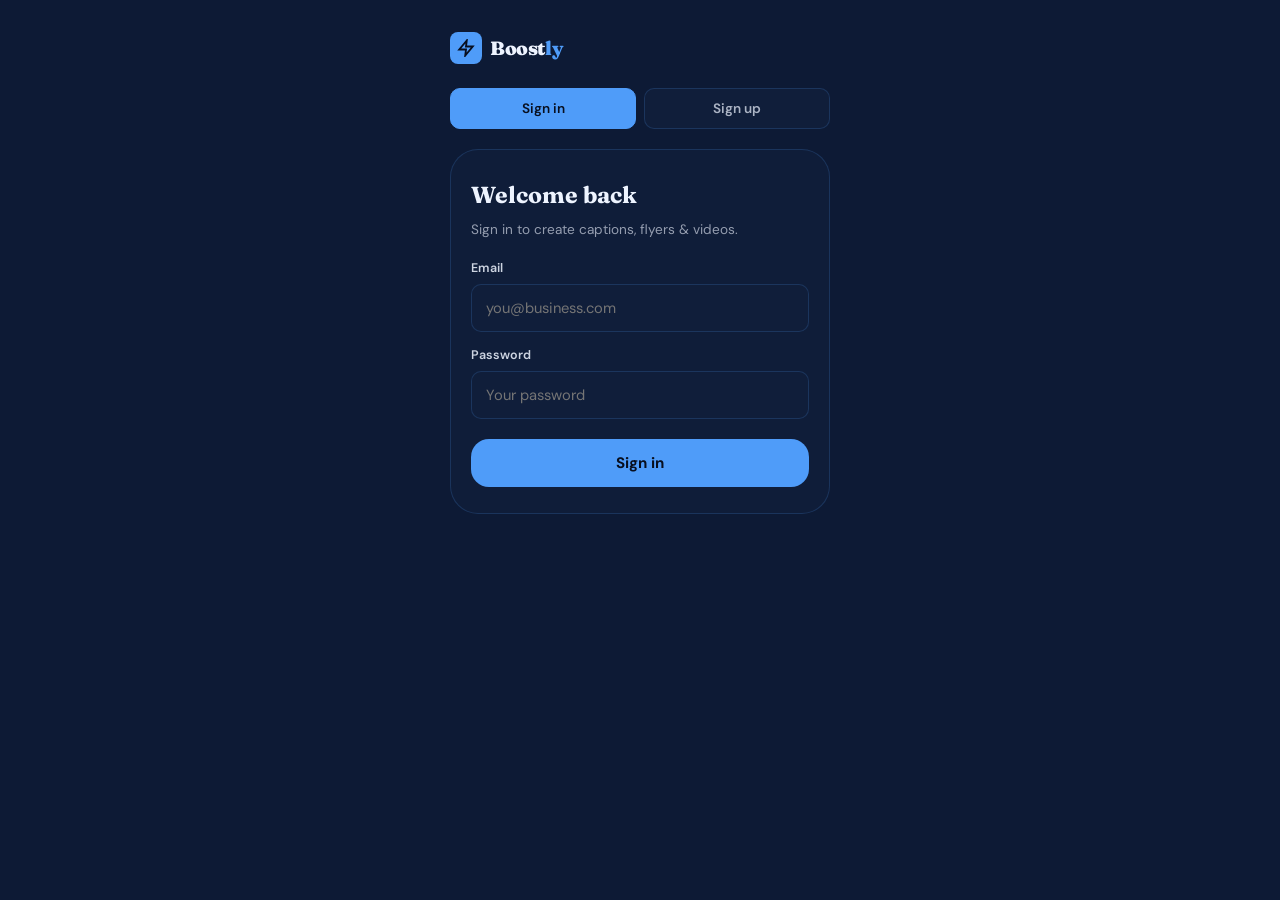
<file: index.html>
<!DOCTYPE html>
<html lang="en">
<head>
  <meta charset="UTF-8" />
  <meta name="viewport" content="width=device-width, initial-scale=1.0, viewport-fit=cover" />
  <meta name="theme-color" content="#0d1a35" />
  <meta name="apple-mobile-web-app-capable" content="yes" />
  <meta name="apple-mobile-web-app-status-bar-style" content="black-translucent" />
  <meta name="description" content="Boostly — AI-powered social media marketing for Nigerian small businesses. Generate content, designs, and step-by-step guidance in seconds." />
  <title>Boostly — Grow Your Business with AI</title>
  <link rel="manifest" href="manifest.json" />
  <link rel="preconnect" href="https://fonts.googleapis.com" />
  <link rel="preconnect" href="https://fonts.gstatic.com" crossorigin />
  <link href="https://fonts.googleapis.com/css2?family=Fraunces:ital,opsz,wght@0,9..144,700;0,9..144,900;1,9..144,400&family=DM+Sans:wght@400;500;600&display=swap" rel="stylesheet" />

  <style>
    /* ── TOKENS ─────────────────────────────────────────── */
    :root {
      --ink:        #080f1f;
      --forest:     #0d1a35;
      --forest-mid: #152847;
      --leaf:       #1e3f72;
      --amber:      #4f9cf9;
      --amber-lite: #84beff;
      --cream:      #eef4ff;
      --mist:       #ddeaff;
      --card-bg:    #101e3a;
      --border:     rgba(79,156,249,.18);
      --radius-sm:  10px;
      --radius-md:  18px;
      --radius-lg:  28px;
      --shadow-sm:  0 2px 10px rgba(0,0,0,.25);
      --shadow-md:  0 8px 32px rgba(0,0,0,.35);
      --t-fast:     .18s ease;
      --t-mid:      .32s ease;
    }

    /* ── RESET ──────────────────────────────────────────── */
    *, *::before, *::after { box-sizing: border-box; margin: 0; padding: 0; }
    html { scroll-behavior: smooth; -webkit-text-size-adjust: 100%; }
    body {
      font-family: 'DM Sans', sans-serif;
      background: var(--forest);
      color: var(--cream);
      line-height: 1.6;
      min-height: 100dvh;
      overflow-x: hidden;
    }
    img, svg { display: block; max-width: 100%; }
    a { color: inherit; text-decoration: none; }
    ul { list-style: none; }
    button, input, textarea, select {
      font-family: inherit;
      font-size: inherit;
    }

    /* ── UTILS ──────────────────────────────────────────── */
    .sr-only {
      position: absolute; width: 1px; height: 1px;
      overflow: hidden; clip: rect(0,0,0,0); white-space: nowrap;
    }
    .container {
      width: 100%;
      max-width: 420px;
      margin-inline: auto;
      padding-inline: 20px;
    }

    /* ── NAV ────────────────────────────────────────────── */
    .nav {
      position: sticky; top: 0; z-index: 100;
      background: rgba(8,15,31,.85);
      backdrop-filter: blur(12px);
      border-bottom: 1px solid var(--border);
      padding: 14px 20px;
      display: flex; align-items: center; justify-content: space-between;
    }
    .nav__logo {
      display: flex; align-items: center; gap: 8px;
    }
    .nav__mark {
      width: 32px; height: 32px;
      background: var(--amber);
      border-radius: 8px;
      display: grid; place-items: center;
      flex-shrink: 0;
    }
    .nav__mark svg { width: 18px; height: 18px; }
    .nav__name {
      font-family: 'Fraunces', Georgia, serif;
      font-weight: 900;
      font-size: 1.2rem;
      letter-spacing: -.02em;
      color: var(--cream);
    }
    .nav__name span { color: var(--amber); }
    .nav__pill {
      font-size: .72rem;
      font-weight: 600;
      letter-spacing: .06em;
      text-transform: uppercase;
      background: rgba(245,166,35,.15);
      color: var(--amber-lite);
      border: 1px solid rgba(245,166,35,.3);
      border-radius: 50px;
      padding: 4px 11px;
    }
    .nav__actions {
      display: flex; align-items: center; gap: 10px;
    }
    .nav__user {
      display: flex; align-items: center; gap: 8px;
      font-size: .78rem;
      color: rgba(238,244,255,.75);
    }
    .nav__avatar {
      width: 28px; height: 28px;
      border-radius: 50%;
      background: var(--leaf);
      border: 1px solid var(--border);
      display: grid; place-items: center;
      font-size: .65rem; font-weight: 700;
      color: var(--cream);
    }
    .nav__signout {
      background: none; border: none;
      color: var(--amber-lite);
      font-size: .72rem; font-weight: 600;
      cursor: pointer;
      padding: 4px 0;
    }
    .nav__signout:hover { color: var(--cream); }

    /* ── ① HERO ─────────────────────────────────────────── */
    #hero {
      padding: 52px 0 48px;
      position: relative;
      overflow: hidden;
    }
    #hero::before {
      content: '';
      position: absolute;
      width: 340px; height: 340px;
      background: radial-gradient(circle, rgba(79,156,249,.18) 0%, transparent 70%);
      top: -80px; right: -100px;
      border-radius: 50%;
      pointer-events: none;
    }
    #hero::after {
      content: '';
      position: absolute;
      width: 240px; height: 240px;
      background: radial-gradient(circle, rgba(30,63,114,.45) 0%, transparent 70%);
      bottom: -60px; left: -80px;
      border-radius: 50%;
      pointer-events: none;
    }

    .hero__eyebrow {
      display: inline-flex; align-items: center; gap: 7px;
      background: rgba(245,166,35,.12);
      border: 1px solid rgba(245,166,35,.28);
      border-radius: 50px;
      padding: 5px 13px;
      font-size: .76rem;
      font-weight: 600;
      letter-spacing: .05em;
      text-transform: uppercase;
      color: var(--amber-lite);
      margin-bottom: 20px;
    }
    .hero__eyebrow-dot {
      width: 7px; height: 7px;
      background: var(--amber);
      border-radius: 50%;
      animation: pulse 2s infinite;
    }
    @keyframes pulse {
      0%,100% { opacity: 1; transform: scale(1); }
      50%      { opacity: .5; transform: scale(.7); }
    }

    .hero__headline {
      font-family: 'Fraunces', Georgia, serif;
      font-weight: 900;
      font-size: clamp(2rem, 9vw, 2.6rem);
      line-height: 1.08;
      letter-spacing: -.03em;
      color: var(--cream);
      margin-bottom: 16px;
    }
    .hero__headline em {
      font-style: italic;
      font-weight: 400;
      color: var(--amber);
      display: block;
    }

    .hero__sub {
      font-size: 1rem;
      color: rgba(254,248,238,.72);
      line-height: 1.65;
      margin-bottom: 32px;
      max-width: 340px;
    }

    .hero__form {
      display: flex; flex-direction: column; gap: 12px;
      margin-bottom: 28px;
    }
    .hero__input-wrap { position: relative; }
    .hero__input-wrap svg {
      position: absolute; left: 14px; top: 50%; transform: translateY(-50%);
      width: 18px; height: 18px;
      color: var(--amber);
      pointer-events: none;
    }
    .hero__input {
      width: 100%;
      background: var(--card-bg);
      border: 1px solid var(--border);
      border-radius: var(--radius-md);
      padding: 15px 16px 15px 42px;
      color: var(--cream);
      font-size: .95rem;
      outline: none;
      transition: border-color var(--t-fast), box-shadow var(--t-fast);
    }
    .hero__input::placeholder { color: rgba(254,248,238,.38); }
    .hero__input:focus {
      border-color: rgba(245,166,35,.65);
      box-shadow: 0 0 0 3px rgba(245,166,35,.12);
    }

    #btn-primary {
      width: 100%;
      background: var(--amber);
      color: var(--ink);
      font-weight: 700;
      font-size: 1rem;
      letter-spacing: .01em;
      border: none;
      border-radius: var(--radius-md);
      padding: 16px 24px;
      cursor: pointer;
      display: flex; align-items: center; justify-content: center; gap: 9px;
      transition: background var(--t-fast), transform var(--t-fast), box-shadow var(--t-fast);
      box-shadow: 0 4px 20px rgba(79,156,249,.32);
      position: relative;
      overflow: hidden;
    }
    #btn-primary::after {
      content: '';
      position: absolute; inset: 0;
      background: linear-gradient(120deg, transparent 30%, rgba(255,255,255,.22) 50%, transparent 70%);
      transform: translateX(-100%);
      transition: transform .55s ease;
    }
    #btn-primary:hover::after { transform: translateX(100%); }
    #btn-primary:hover {
      background: var(--amber-lite);
      box-shadow: 0 6px 28px rgba(79,156,249,.48);
      transform: translateY(-1px);
    }
    #btn-primary:active { transform: translateY(0); }
    #btn-primary svg { width: 20px; height: 20px; flex-shrink: 0; }
    #btn-primary[aria-busy="true"] { opacity: .7; pointer-events: none; }

    .hero__trust {
      display: flex; align-items: center; gap: 10px;
      font-size: .78rem;
      color: rgba(254,248,238,.5);
    }
    .hero__trust-avatars { display: flex; }
    .hero__trust-avatars span {
      width: 26px; height: 26px;
      border-radius: 50%;
      border: 2px solid var(--forest);
      background: var(--leaf);
      display: grid; place-items: center;
      font-size: .6rem; font-weight: 700;
      color: var(--cream);
      margin-left: -8px;
    }
    .hero__trust-avatars span:first-child { margin-left: 0; }

    /* ── ② MAIN ─────────────────────────────────────────── */
    #main {
      background: #ffffff;
      padding: 48px 0 52px;
    }

    .section-label {
      font-size: .7rem;
      font-weight: 600;
      letter-spacing: .1em;
      text-transform: uppercase;
      color: var(--amber);
      margin-bottom: 8px;
    }
    .section-title {
      font-family: 'Fraunces', Georgia, serif;
      font-weight: 700;
      font-size: clamp(1.45rem, 6vw, 1.9rem);
      line-height: 1.18;
      letter-spacing: -.025em;
      color: var(--ink);
      margin-bottom: 28px;
    }

    #list-root,
    #saved-list {
      display: flex; flex-direction: column; gap: 14px;
      margin-bottom: 44px;
    }
    .saved-section {
      margin-top: 36px;
    }
    .saved-section[hidden] { display: none; }
    .saved-section__title {
      font-size: clamp(1.2rem, 5vw, 1.45rem);
      margin-bottom: 16px;
    }
    .feat-card {
      background: #ffffff;
      border: 1px solid rgba(79,156,249,.15);
      border-radius: var(--radius-md);
      padding: 18px 16px;
      display: flex; align-items: flex-start; gap: 14px;
      transition: border-color var(--t-mid), transform var(--t-mid), box-shadow var(--t-mid);
      animation: fadeUp .45s ease both;
      box-shadow: 0 2px 12px rgba(79,156,249,.07);
    }
    .feat-card:nth-child(1) { animation-delay: .05s; }
    .feat-card:nth-child(2) { animation-delay: .13s; }
    .feat-card:nth-child(3) { animation-delay: .21s; }
    .feat-card:nth-child(4) { animation-delay: .29s; }
    @keyframes fadeUp {
      from { opacity: 0; transform: translateY(18px); }
      to   { opacity: 1; transform: translateY(0); }
    }
    .feat-card:hover {
      border-color: rgba(79,156,249,.45);
      box-shadow: 0 6px 24px rgba(79,156,249,.14);
      transform: translateY(-2px);
    }
    .feat-icon {
      width: 44px; height: 44px; flex-shrink: 0;
      background: linear-gradient(135deg, var(--forest-mid), var(--leaf));
      border-radius: 12px;
      display: grid; place-items: center;
    }
    .feat-icon svg { width: 22px; height: 22px; color: var(--amber); }
    .feat-title {
      font-weight: 600;
      font-size: .95rem;
      color: var(--ink);
      margin-bottom: 4px;
    }
    .feat-desc {
      font-size: .83rem;
      color: #4a5568;
      line-height: 1.55;
    }

    .gen-form {
      background: #ffffff;
      border: 1px solid rgba(79,156,249,.18);
      border-radius: var(--radius-lg);
      padding: 24px 20px;
      margin-bottom: 36px;
      box-shadow: 0 4px 20px rgba(79,156,249,.08);
    }
    .gen-form__title {
      font-family: 'Fraunces', Georgia, serif;
      font-weight: 700;
      font-size: 1.15rem;
      color: var(--ink);
      margin-bottom: 6px;
    }
    .gen-form__sub {
      font-size: .8rem;
      color: #64748b;
      margin-bottom: 20px;
    }

    .field { margin-bottom: 16px; }
    .field:last-of-type { margin-bottom: 20px; }
    .field label {
      display: block;
      font-size: .8rem;
      font-weight: 600;
      color: #374151;
      margin-bottom: 6px;
      letter-spacing: .02em;
    }
    .field input,
    .field select,
    .field textarea {
      width: 100%;
      background: #f8faff;
      border: 1px solid rgba(79,156,249,.25);
      border-radius: var(--radius-sm);
      padding: 12px 14px;
      color: var(--ink);
      font-size: .9rem;
      outline: none;
      transition: border-color var(--t-fast), box-shadow var(--t-fast);
      -webkit-appearance: none;
      appearance: none;
    }
    .field textarea { resize: vertical; min-height: 80px; }
    .field select {
      background-image: url("data:image/svg+xml,%3Csvg xmlns='http://www.w3.org/2000/svg' viewBox='0 0 20 20'%3E%3Cpath fill='%234f9cf9' d='M5 8l5 5 5-5z'/%3E%3C/svg%3E");
      background-repeat: no-repeat;
      background-position: right 12px center;
      background-size: 18px;
      padding-right: 38px;
      background-color: #f8faff;
    }
    .field select option { background: #ffffff; color: var(--ink); }
    .field input::placeholder,
    .field textarea::placeholder { color: #a0aec0; }
    .field input:focus,
    .field select:focus,
    .field textarea:focus {
      border-color: var(--amber);
      box-shadow: 0 0 0 3px rgba(79,156,249,.12);
    }
    .field--error input,
    .field--error select,
    .field--error textarea {
      border-color: #ef4444;
    }
    .field__error {
      font-size: .75rem;
      color: #ef4444;
      margin-top: 4px;
    }

    .gen-form__btn-wrap {
      display: flex;
      justify-content: flex-start;
      margin-top: 4px;
    }
    .gen-form__btn {
      width: auto;
      max-width: 100%;
      background: linear-gradient(135deg, var(--leaf), var(--forest-mid));
      color: var(--cream);
      font-weight: 600;
      font-size: .82rem;
      border: 1px solid rgba(245,166,35,.28);
      border-radius: var(--radius-sm);
      padding: 10px 18px;
      cursor: pointer;
      display: inline-flex; align-items: center; justify-content: center; gap: 6px;
      transition: background var(--t-fast), border-color var(--t-fast), transform var(--t-fast);
    }
    .gen-form__btn svg { width: 15px; height: 15px; }
    .gen-form__btn:hover:not(:disabled) {
      background: linear-gradient(135deg, #2a559e, var(--leaf));
      border-color: rgba(245,166,35,.55);
      transform: translateY(-1px);
    }
    .gen-form__btn:disabled { opacity: .65; cursor: not-allowed; }

    #insights-panel {
      background: #ffffff;
      border: 1px solid rgba(79,156,249,.2);
      border-radius: var(--radius-lg);
      overflow: hidden;
      box-shadow: 0 4px 20px rgba(79,156,249,.08);
    }
    .insights__header {
      background: linear-gradient(135deg, var(--forest-mid), #1a3260);
      padding: 16px 20px;
      display: flex; align-items: center; justify-content: space-between;
    }
    .insights__header-left {
      display: flex; align-items: center; gap: 9px;
    }
    .insights__ai-badge {
      width: 30px; height: 30px;
      background: var(--amber);
      border-radius: 8px;
      display: grid; place-items: center;
    }
    .insights__ai-badge svg { width: 16px; height: 16px; color: var(--ink); }
    .insights__header-text strong {
      display: block;
      font-size: .88rem;
      font-weight: 600;
      color: var(--cream);
    }
    .insights__header-text span {
      font-size: .72rem;
      color: rgba(254,248,238,.5);
    }
    .insights__status {
      display: flex; align-items: center; gap: 5px;
      font-size: .7rem;
      color: #5dd888;
    }
    .insights__status--busy { color: var(--amber-lite); }
    .insights__status--busy .insights__status-dot { background: var(--amber); }
    .insights__status-dot {
      width: 6px; height: 6px;
      background: #5dd888;
      border-radius: 50%;
      animation: pulse 2.5s infinite;
    }

    .insights__body { padding: 20px; }
    .insights__placeholder {
      text-align: center;
      padding: 32px 16px;
      color: #94a3b8;
    }
    .insights__placeholder svg {
      width: 44px; height: 44px;
      margin: 0 auto 12px;
      opacity: .4;
      color: var(--amber);
    }
    .insights__placeholder p { font-size: .85rem; line-height: 1.6; color: #64748b; }

    .insight-card {
      background: #f8faff;
      border: 1px solid rgba(79,156,249,.12);
      border-radius: var(--radius-sm);
      padding: 14px 15px;
      margin-bottom: 12px;
    }
    .insight-card:last-child { margin-bottom: 0; }
    .insight-card__type {
      display: inline-flex; align-items: center; gap: 5px;
      font-size: .66rem;
      font-weight: 600;
      letter-spacing: .06em;
      text-transform: uppercase;
      color: var(--amber);
      background: rgba(79,156,249,.1);
      border-radius: 4px;
      padding: 2px 7px;
      margin-bottom: 8px;
    }
    .insight-card__content {
      font-size: .85rem;
      color: #1e293b;
      line-height: 1.6;
    }
    .insight-card__copy {
      display: flex; align-items: center; gap: 5px;
      margin-top: 10px;
      background: none; border: none;
      font-size: .75rem; font-weight: 600;
      color: var(--amber);
      cursor: pointer;
      padding: 0;
      transition: color var(--t-fast);
    }
    .insight-card__copy:hover { color: var(--leaf); }
    .insight-card__copy.copied { color: #16a34a; }
    .insight-card__copy svg { width: 13px; height: 13px; }

    .insights__stats {
      display: grid;
      grid-template-columns: 1fr 1fr;
      gap: 10px;
      margin-top: 20px;
      padding-top: 20px;
      border-top: 1px solid rgba(79,156,249,.1);
    }
    .insights__stats-note {
      grid-column: 1 / -1;
      font-size: .68rem;
      color: #94a3b8;
      text-align: center;
      margin-top: 4px;
    }
    .stat-box {
      background: #f0f6ff;
      border: 1px solid rgba(79,156,249,.12);
      border-radius: var(--radius-sm);
      padding: 12px;
      text-align: center;
    }
    .stat-box__val {
      font-family: 'Fraunces', Georgia, serif;
      font-size: 1.5rem;
      font-weight: 900;
      color: var(--amber);
      line-height: 1;
      margin-bottom: 3px;
    }
    .stat-box__label {
      font-size: .7rem;
      color: #64748b;
      font-weight: 500;
    }

    #footer {
      background: var(--ink);
      border-top: 1px solid rgba(254,248,238,.06);
      padding: 36px 0 28px;
    }
    .footer__logo {
      display: flex; align-items: center; gap: 8px;
      margin-bottom: 12px;
    }
    .footer__logo-mark {
      width: 28px; height: 28px;
      background: var(--amber);
      border-radius: 7px;
      display: grid; place-items: center;
    }
    .footer__logo-mark svg { width: 15px; height: 15px; }
    .footer__logo-name {
      font-family: 'Fraunces', Georgia, serif;
      font-weight: 900;
      font-size: 1.05rem;
      color: var(--cream);
    }
    .footer__logo-name span { color: var(--amber); }
    .footer__tagline {
      font-size: .82rem;
      color: rgba(254,248,238,.45);
      margin-bottom: 24px;
      line-height: 1.55;
    }
    .footer__links {
      display: flex; flex-wrap: wrap; gap: 8px 16px;
      margin-bottom: 28px;
    }
    .footer__links a {
      font-size: .8rem;
      color: rgba(254,248,238,.55);
      transition: color var(--t-fast);
    }
    .footer__links a:hover { color: var(--amber); }
    .footer__bottom {
      padding-top: 20px;
      border-top: 1px solid rgba(254,248,238,.06);
      font-size: .75rem;
      color: rgba(254,248,238,.3);
      display: flex; flex-direction: column; gap: 6px;
    }
    .footer__newsletter {
      display: flex; gap: 8px;
      margin-bottom: 24px;
    }
    #input-newsletter {
      flex: 1;
      background: rgba(255,255,255,.06);
      border: 1px solid rgba(254,248,238,.12);
      border-radius: var(--radius-sm);
      padding: 11px 14px;
      color: var(--cream);
      font-size: .85rem;
      outline: none;
      transition: border-color var(--t-fast);
    }
    #input-newsletter::placeholder { color: rgba(254,248,238,.3); }
    #input-newsletter:focus { border-color: rgba(245,166,35,.5); }
    .footer__newsletter-btn {
      background: var(--amber);
      color: var(--ink);
      font-weight: 700;
      font-size: .82rem;
      border: none;
      border-radius: var(--radius-sm);
      padding: 11px 16px;
      cursor: pointer;
      white-space: nowrap;
      transition: background var(--t-fast);
    }
    .footer__newsletter-btn:hover { background: var(--amber-lite); }
    .footer__nl-label {
      display: block;
      font-size: .76rem; font-weight: 600;
      color: rgba(254,248,238,.5);
      margin-bottom: 8px;
      letter-spacing: .02em;
    }

    .spinner {
      display: inline-block;
      width: 16px; height: 16px;
      border: 2px solid rgba(12,26,15,.3);
      border-top-color: var(--ink);
      border-radius: 50%;
      animation: spin .7s linear infinite;
    }
    @keyframes spin { to { transform: rotate(360deg); } }

    @keyframes spin { to { transform: rotate(360deg); } }

    /* ── WIZARD (caption → format → brand → preview) ── */
    .wizard-progress {
      display: flex; gap: 6px;
      margin-bottom: 28px;
    }
    .wizard-progress__step {
      flex: 1; height: 4px;
      background: rgba(79,156,249,.15);
      border-radius: 99px;
      transition: background var(--t-fast);
    }
    .wizard-progress__step.is-active,
    .wizard-progress__step.is-done { background: var(--amber); }

    .wizard-panel {
      background: #ffffff;
      border: 1px solid rgba(79,156,249,.18);
      border-radius: var(--radius-lg);
      padding: 22px 18px;
      margin-top: 24px;
      box-shadow: 0 4px 20px rgba(79,156,249,.08);
    }
    .wizard-panel[hidden] { display: none; }
    .wizard-panel__label {
      font-size: .68rem; font-weight: 600;
      letter-spacing: .08em; text-transform: uppercase;
      color: var(--amber); margin-bottom: 6px;
    }
    .wizard-panel__title {
      font-family: 'Fraunces', Georgia, serif;
      font-weight: 700;
      font-size: 1.15rem;
      color: var(--ink);
      margin-bottom: 8px;
    }
    .wizard-panel__sub {
      font-size: .82rem; color: #64748b;
      margin-bottom: 18px; line-height: 1.55;
    }
    .format-rec {
      background: rgba(79,156,249,.08);
      border: 1px solid rgba(79,156,249,.2);
      border-radius: var(--radius-sm);
      padding: 12px 14px;
      font-size: .82rem;
      color: #1e293b;
      margin-bottom: 16px;
      line-height: 1.5;
    }
    .format-rec strong { color: var(--leaf); }
    .format-cards {
      display: grid; grid-template-columns: 1fr 1fr; gap: 12px;
    }
    .format-card {
      background: #f8faff;
      border: 2px solid rgba(79,156,249,.2);
      border-radius: var(--radius-md);
      padding: 18px 14px;
      text-align: center;
      cursor: pointer;
      transition: border-color var(--t-fast), transform var(--t-fast);
    }
    .format-card:hover { border-color: var(--amber); transform: translateY(-2px); }
    .format-card.is-selected {
      border-color: var(--amber);
      background: rgba(79,156,249,.1);
    }
    .format-card__icon { font-size: 1.8rem; margin-bottom: 8px; }
    .format-card__name {
      font-weight: 600; font-size: .9rem; color: var(--ink);
      margin-bottom: 4px;
    }
    .format-card__desc { font-size: .72rem; color: #64748b; line-height: 1.4; }
    .format-card__badge {
      display: inline-block;
      margin-top: 8px;
      font-size: .62rem; font-weight: 700;
      text-transform: uppercase;
      letter-spacing: .05em;
      background: var(--amber);
      color: var(--ink);
      padding: 3px 8px;
      border-radius: 50px;
    }

    .upload-grid {
      display: grid; grid-template-columns: 1fr 1fr; gap: 12px;
      margin-bottom: 16px;
    }
    .upload-zone {
      border: 2px dashed rgba(79,156,249,.35);
      border-radius: var(--radius-sm);
      padding: 16px 10px;
      text-align: center;
      cursor: pointer;
      background: #f8faff;
      transition: border-color var(--t-fast), background var(--t-fast);
      position: relative;
      min-height: 100px;
      display: flex; flex-direction: column;
      align-items: center; justify-content: center; gap: 6px;
    }
    .upload-zone:hover { border-color: var(--amber); background: rgba(79,156,249,.06); }
    .upload-zone.has-file { border-style: solid; border-color: var(--amber); }
    .upload-zone input[type="file"] {
      position: absolute; inset: 0; opacity: 0; cursor: pointer; width: 100%; height: 100%;
    }
    .upload-zone__icon { font-size: 1.4rem; }
    .upload-zone__label { font-size: .72rem; font-weight: 600; color: #374151; }
    .upload-zone__hint { font-size: .65rem; color: #94a3b8; }
    .upload-zone__preview {
      max-width: 100%; max-height: 56px;
      border-radius: 6px; object-fit: contain;
    }
    .upload-zone--wide { grid-column: 1 / -1; }

    .visual-preview {
      background: linear-gradient(135deg, var(--forest-mid), var(--leaf));
      border-radius: var(--radius-md);
      aspect-ratio: 9/16;
      max-height: 420px;
      margin: 0 auto 16px;
      display: flex; flex-direction: column;
      align-items: center; justify-content: center;
      padding: 24px; text-align: center;
      position: relative; overflow: hidden;
    }
    .visual-preview--flyer { aspect-ratio: 4/5; max-height: 360px; }
    .visual-preview__logo {
      width: 48px; height: 48px;
      border-radius: 10px; object-fit: cover;
      margin-bottom: 12px;
      border: 2px solid rgba(255,255,255,.3);
    }
    .visual-preview__headline {
      font-family: 'Fraunces', Georgia, serif;
      font-weight: 900;
      font-size: 1.25rem;
      color: var(--cream);
      margin-bottom: 8px;
      line-height: 1.2;
    }
    .visual-preview__cta {
      background: var(--amber);
      color: var(--ink);
      font-weight: 700;
      font-size: .78rem;
      padding: 8px 16px;
      border-radius: 50px;
      margin-top: 12px;
    }
    .visual-preview__tag {
      position: absolute; top: 12px; right: 12px;
      font-size: .65rem; font-weight: 700;
      text-transform: uppercase;
      background: rgba(0,0,0,.35);
      color: var(--cream);
      padding: 4px 8px; border-radius: 4px;
    }
    .wizard-actions {
      display: flex; flex-wrap: wrap; gap: 10px;
      margin-top: 16px;
    }
    .btn-secondary {
      background: #f0f6ff;
      color: var(--leaf);
      font-weight: 600;
      font-size: .82rem;
      border: 1px solid rgba(79,156,249,.25);
      border-radius: var(--radius-sm);
      padding: 10px 16px;
      cursor: pointer;
    }
    .btn-secondary:hover { background: #ddeaff; }

    #insight-design-card[hidden] { display: none; }
    #btn-continue-visual {
      width: 100%;
      margin-top: 16px;
      background: var(--amber);
      color: var(--ink);
      font-weight: 700;
      font-size: .88rem;
      border: none;
      border-radius: var(--radius-sm);
      padding: 13px 18px;
      cursor: pointer;
      display: flex; align-items: center; justify-content: center; gap: 8px;
    }
    #btn-continue-visual:hover { background: var(--amber-lite); }

    /* Auth gate (sign in / sign up on same page — fixes file:// storage) */
    #auth-gate {
      min-height: 100dvh;
      display: flex;
      align-items: flex-start;
      justify-content: center;
      padding: 32px 0 48px;
    }
    #auth-gate[hidden], #app-shell[hidden] { display: none !important; }
    .auth-gate__card {
      width: 100%;
      max-width: 420px;
      padding: 0 20px;
    }
    .auth-tabs {
      display: flex;
      gap: 8px;
      margin-bottom: 20px;
    }
    .auth-tabs button {
      flex: 1;
      padding: 11px;
      border-radius: var(--radius-sm);
      border: 1px solid var(--border);
      background: var(--card-bg);
      color: rgba(238,244,255,.7);
      font-weight: 600;
      font-size: .85rem;
      cursor: pointer;
    }
    .auth-tabs button.is-active {
      background: var(--amber);
      color: var(--ink);
      border-color: var(--amber);
    }
    .auth-panel[hidden] { display: none; }
    .auth-gate__inner {
      background: rgba(16,30,58,.9);
      border: 1px solid var(--border);
      border-radius: var(--radius-lg);
      padding: 26px 20px;
    }
    .auth-gate__inner h1 {
      font-family: 'Fraunces', Georgia, serif;
      font-size: 1.45rem;
      margin-bottom: 6px;
    }
    .auth-gate__inner p { font-size: .85rem; color: rgba(238,244,255,.6); margin-bottom: 18px; }
    .auth-gate__field { margin-bottom: 14px; }
    .auth-gate__field label {
      display: block;
      font-size: .78rem;
      font-weight: 600;
      margin-bottom: 5px;
      color: rgba(238,244,255,.85);
    }
    .auth-gate__field input {
      width: 100%;
      background: var(--card-bg);
      border: 1px solid var(--border);
      border-radius: var(--radius-sm);
      padding: 13px 14px;
      color: var(--cream);
      font-size: .92rem;
    }
    .auth-gate__error {
      display: none;
      background: rgba(239,68,68,.12);
      border: 1px solid rgba(239,68,68,.35);
      color: #fca5a5;
      font-size: .82rem;
      padding: 10px 12px;
      border-radius: var(--radius-sm);
      margin-bottom: 14px;
    }
    .auth-gate__error.visible { display: block; }
    .auth-gate__submit {
      width: 100%;
      background: var(--amber);
      color: var(--ink);
      font-weight: 700;
      border: none;
      border-radius: var(--radius-md);
      padding: 14px;
      font-size: .95rem;
      cursor: pointer;
      margin-top: 6px;
    }
    .auth-gate__submit:disabled { opacity: .65; }

    @media (min-width: 480px) {
      .container { max-width: 460px; }
    }
    @media (prefers-reduced-motion: reduce) {
      *, *::before, *::after {
        animation-duration: .01ms !important;
        transition-duration: .01ms !important;
      }
    }
  </style>
</head>

<body>

  <!-- Sign in / Sign up (same page — no redirect needed) -->
  <div id="auth-gate" aria-label="Sign in or sign up">
    <div class="auth-gate__card">
      <div class="nav__logo" style="margin-bottom:24px">
        <div class="nav__mark" aria-hidden="true">
          <svg viewBox="0 0 24 24" fill="none" stroke="#080f1f" stroke-width="2.5"><path d="M13 2L3 14h9l-1 8 10-12h-9l1-8z"/></svg>
        </div>
        <span class="nav__name">Boost<span>ly</span></span>
      </div>

      <div class="auth-tabs" role="tablist">
        <button type="button" class="is-active" id="tab-signin" role="tab" aria-selected="true">Sign in</button>
        <button type="button" id="tab-signup" role="tab" aria-selected="false">Sign up</button>
      </div>

      <div class="auth-gate__inner">
        <div class="auth-gate__error" id="auth-gate-error" role="alert"></div>

        <div id="panel-signin" class="auth-panel" role="tabpanel">
          <h1>Welcome back</h1>
          <p>Sign in to create captions, flyers &amp; videos.</p>
          <form id="form-gate-signin" novalidate>
            <div class="auth-gate__field">
              <label for="gate-email-in">Email</label>
              <input id="gate-email-in" type="email" placeholder="you@business.com" autocomplete="email" required />
            </div>
            <div class="auth-gate__field">
              <label for="gate-password-in">Password</label>
              <input id="gate-password-in" type="password" placeholder="Your password" autocomplete="current-password" required />
            </div>
            <button type="submit" class="auth-gate__submit" id="btn-gate-signin">Sign in</button>
          </form>
        </div>

        <div id="panel-signup" class="auth-panel" role="tabpanel" hidden>
          <h1>Create account</h1>
          <p>Free to start — built for Nigerian SMEs.</p>
          <form id="form-gate-signup" novalidate>
            <div class="auth-gate__field">
              <label for="gate-name">Full name *</label>
              <input id="gate-name" type="text" placeholder="Ada Okonkwo" autocomplete="name" required />
            </div>
            <div class="auth-gate__field">
              <label for="gate-business">Business name</label>
              <input id="gate-business" type="text" placeholder="Mama Titi Kitchen" autocomplete="organization" />
            </div>
            <div class="auth-gate__field">
              <label for="gate-email-up">Email *</label>
              <input id="gate-email-up" type="email" placeholder="you@business.com" autocomplete="email" required />
            </div>
            <div class="auth-gate__field">
              <label for="gate-password-up">Password * (min 6 chars)</label>
              <input id="gate-password-up" type="password" placeholder="Your password" autocomplete="new-password" required minlength="6" />
            </div>
            <button type="submit" class="auth-gate__submit" id="btn-gate-signup">Create account</button>
          </form>
        </div>
      </div>
    </div>
  </div>

  <div id="app-shell" hidden>
  <nav class="nav" role="navigation" aria-label="Main navigation">
    <div class="nav__logo">
      <div class="nav__mark" aria-hidden="true">
        <svg viewBox="0 0 24 24" fill="none" stroke="currentColor" stroke-width="2.5" stroke-linecap="round" stroke-linejoin="round" style="color:#080f1f">
          <path d="M13 2L3 14h9l-1 8 10-12h-9l1-8z"/>
        </svg>
      </div>
      <span class="nav__name">Boost<span>ly</span></span>
    </div>
    <div class="nav__actions">
      <div class="nav__user" id="nav-user">
        <span class="nav__avatar" id="nav-avatar" aria-hidden="true">?</span>
        <span id="nav-username">Guest</span>
      </div>
      <button type="button" class="nav__signout" id="btn-signout" aria-label="Sign out">Sign out</button>
    </div>
  </nav>

  <section id="hero" aria-labelledby="hero-heading">
    <div class="container">
      <div class="hero__eyebrow" aria-label="Now live">
        <span class="hero__eyebrow-dot" aria-hidden="true"></span>
        AI Marketing for Nigerian SMEs
      </div>

      <h1 class="hero__headline" id="hero-heading">
        Grow Your Small Business
        <em>on Social Media</em>
      </h1>

      <p class="hero__sub">
        AI that creates scroll-stopping content, beautiful promotional designs and videos, and smart marketing plans for Nigerian SMEs.
      </p>

      <form class="hero__form" id="form-hero" aria-label="Quick-start your content">
        <div class="hero__input-wrap">
          <svg aria-hidden="true" viewBox="0 0 24 24" fill="none" stroke="currentColor" stroke-width="2" stroke-linecap="round" stroke-linejoin="round">
            <rect x="2" y="7" width="20" height="14" rx="2"/>
            <path d="M16 21V5a2 2 0 0 0-2-2h-4a2 2 0 0 0-2 2v16"/>
          </svg>
          <label for="input-business-name" class="sr-only">Your business name</label>
          <input id="input-business-name" class="hero__input" type="text" name="businessName" placeholder="Your business name…" autocomplete="organization" required />
        </div>

        <div class="hero__input-wrap">
          <svg aria-hidden="true" viewBox="0 0 24 24" fill="none" stroke="currentColor" stroke-width="2" stroke-linecap="round" stroke-linejoin="round">
            <circle cx="12" cy="12" r="10"/>
            <path d="M12 8v4l3 3"/>
          </svg>
          <label for="input-product" class="sr-only">What do you sell?</label>
          <input id="input-product" class="hero__input" type="text" name="product" placeholder="What do you sell? (e.g. Jollof rice, shoes)" required />
        </div>

        <button type="submit" id="btn-primary" aria-label="Generate my marketing content">
          <svg aria-hidden="true" viewBox="0 0 24 24" fill="none" stroke="currentColor" stroke-width="2.2" stroke-linecap="round" stroke-linejoin="round">
            <path d="M13 2L3 14h9l-1 8 10-12h-9l1-8z"/>
          </svg>
          Generate My Content
        </button>
      </form>

      <div class="hero__trust" aria-label="Trusted by over 1,200 businesses">
        <div class="hero__trust-avatars" aria-hidden="true">
          <span>AO</span><span>FK</span><span>CU</span><span>NB</span>
        </div>
        1,200+ businesses growing with Boostly
      </div>
    </div>
  </section>

  <main id="main" aria-label="Features and content generator">
    <div class="container">

      <p class="section-label">What we do</p>
      <h2 class="section-title">Everything your brand needs to shine online</h2>

      <ul id="list-root" aria-label="Key features">
        <li class="feat-card" role="listitem">
          <div class="feat-icon" aria-hidden="true">
            <svg viewBox="0 0 24 24" fill="none" stroke="currentColor" stroke-width="2" stroke-linecap="round" stroke-linejoin="round">
              <path d="M12 20h9"/><path d="M16.5 3.5a2.121 2.121 0 0 1 3 3L7 19l-4 1 1-4L16.5 3.5z"/>
            </svg>
          </div>
          <div class="feat-body">
            <p class="feat-title">AI Caption &amp; Post Writer</p>
            <p class="feat-desc">Craft scroll-stopping captions for Instagram &amp; WhatsApp — in English or Pidgin.</p>
          </div>
        </li>

        <li class="feat-card" role="listitem">
          <div class="feat-icon" aria-hidden="true">
            <svg viewBox="0 0 24 24" fill="none" stroke="currentColor" stroke-width="2" stroke-linecap="round" stroke-linejoin="round">
              <rect x="3" y="3" width="18" height="18" rx="2"/>
              <circle cx="8.5" cy="8.5" r="1.5"/>
              <path d="M21 15l-5-5L5 21"/>
            </svg>
          </div>
          <div class="feat-body">
            <p class="feat-title">AI-Generated Flyers &amp; Banners</p>
            <p class="feat-desc">Ready-to-post promotional flyers — branded and built for your business.</p>
          </div>
        </li>

        <li class="feat-card" role="listitem">
          <div class="feat-icon" aria-hidden="true">
            <svg viewBox="0 0 24 24" fill="none" stroke="currentColor" stroke-width="2" stroke-linecap="round" stroke-linejoin="round">
              <path d="M22 8.935v6.13A2 2 0 0 1 20.07 17H3.93A2 2 0 0 1 2 15.065V8.935A2 2 0 0 1 3.93 7h16.14A2 2 0 0 1 22 8.935z"/>
              <polygon points="10 9 15 12 10 15 10 9"/>
            </svg>
          </div>
          <div class="feat-body">
            <p class="feat-title">AI-Generated Promo Videos</p>
            <p class="feat-desc">Short promo videos for Reels &amp; WhatsApp Status — visuals, text, and music.</p>
          </div>
        </li>

        <li class="feat-card" role="listitem">
          <div class="feat-icon" aria-hidden="true">
            <svg viewBox="0 0 24 24" fill="none" stroke="currentColor" stroke-width="2" stroke-linecap="round" stroke-linejoin="round">
              <path d="M22 12h-4l-3 9L9 3l-3 9H2"/>
            </svg>
          </div>
          <div class="feat-body">
            <p class="feat-title">Posting Tips &amp; Timing</p>
            <p class="feat-desc">When to post, hashtags, and WhatsApp tips — so you know what to do next.</p>
          </div>
        </li>
      </ul>

      <section class="gen-form" aria-label="Content generator">
        <div class="wizard-progress" id="wizard-progress" aria-label="Creation progress">
          <div class="wizard-progress__step is-active" data-step="1" title="Caption"></div>
          <div class="wizard-progress__step" data-step="2" title="Choose format"></div>
          <div class="wizard-progress__step" data-step="3" title="Brand materials"></div>
          <div class="wizard-progress__step" data-step="4" title="Preview"></div>
        </div>

        <h2 class="gen-form__title">Step 1 — Generate your caption</h2>
        <p class="gen-form__sub">Fill in the details below — the more you tell us, the better your results.</p>

        <form id="form-generate" aria-label="Generate content form" novalidate>
          <div class="field">
            <label for="input-biz-name">Business name</label>
            <input id="input-biz-name" type="text" name="bizName" placeholder="e.g. Mama Titi Kitchen" autocomplete="organization" required />
          </div>

          <div class="field">
            <label for="input-industry">Industry / niche</label>
            <select id="input-industry" name="industry" aria-label="Select your industry" required>
              <option value="" disabled selected>Choose your industry</option>
              <option value="food">Food &amp; Restaurants</option>
              <option value="fashion">Fashion &amp; Clothing</option>
              <option value="beauty">Beauty &amp; Cosmetics</option>
              <option value="tech">Tech &amp; Electronics</option>
              <option value="retail">Retail &amp; E-commerce</option>
              <option value="health">Health &amp; Wellness</option>
              <option value="education">Education &amp; Training</option>
              <option value="other">Other</option>
            </select>
          </div>

          <div class="field">
            <label for="input-audience">Target audience</label>
            <input id="input-audience" type="text" name="audience" placeholder="e.g. Young women in Lagos, 18–30" />
          </div>

          <div class="field">
            <label for="input-platform">Primary platform</label>
            <select id="input-platform" name="platform" aria-label="Select primary social media platform" required>
              <option value="" disabled selected>Select platform</option>
              <option value="instagram">Instagram</option>
              <option value="facebook">Facebook</option>
              <option value="whatsapp">WhatsApp Status</option>
              <option value="tiktok">TikTok</option>
              <option value="youtube">YouTube</option>
              <option value="twitter">X (Twitter)</option>
              <option value="linkedin">LinkedIn</option>
              <option value="pinterest">Pinterest</option>
              <option value="snapchat">Snapchat</option>
            </select>
          </div>

          <div class="field">
            <label for="input-promo">Promotion or offer (optional)</label>
            <textarea id="input-promo" name="promo" placeholder="e.g. 20% off all dresses this weekend…"></textarea>
          </div>

          <div class="gen-form__btn-wrap">
            <button type="submit" class="gen-form__btn" id="btn-generate" aria-label="Create content with AI">
              <svg aria-hidden="true" viewBox="0 0 24 24" fill="none" stroke="currentColor" stroke-width="2.2" stroke-linecap="round" stroke-linejoin="round">
                <circle cx="12" cy="12" r="10"/>
                <path d="M12 8v4l3 3"/>
              </svg>
              Create with AI
            </button>
          </div>
        </form>
      </section>

      <section id="insights-panel" aria-live="polite" aria-atomic="false" aria-label="AI-generated content results">
        <div class="insights__header">
          <div class="insights__header-left">
            <div class="insights__ai-badge" aria-hidden="true">
              <svg viewBox="0 0 24 24" fill="none" stroke="currentColor" stroke-width="2.5" stroke-linecap="round" stroke-linejoin="round">
                <path d="M13 2L3 14h9l-1 8 10-12h-9l1-8z"/>
              </svg>
            </div>
            <div class="insights__header-text">
              <strong>AI Results</strong>
              <span id="insights-subtitle">Powered by Boostly</span>
            </div>
          </div>
          <div class="insights__status" id="insights-status" aria-label="System ready">
            <span class="insights__status-dot" aria-hidden="true"></span>
            <span id="insights-status-text">Ready</span>
          </div>
        </div>

        <div class="insights__body" id="insights-body">
          <div class="insights__placeholder" id="insights-empty" role="status">
            <svg aria-hidden="true" viewBox="0 0 24 24" fill="none" stroke="currentColor" stroke-width="1.5" stroke-linecap="round" stroke-linejoin="round">
              <path d="M13 2L3 14h9l-1 8 10-12h-9l1-8z"/>
            </svg>
            <p>Fill in the form above and hit <strong style="color:var(--amber)">Create with AI</strong> — your captions, design prompts, and growth tips will appear here.</p>
          </div>

          <div id="insights-results" hidden aria-label="Generated content">
            <article class="insight-card" aria-label="Social media caption">
              <div class="insight-card__type"><span>✏️</span> Caption</div>
              <p class="insight-card__content" id="insight-caption"></p>
              <button type="button" class="insight-card__copy" aria-label="Copy caption to clipboard" data-target="insight-caption">
                <svg aria-hidden="true" viewBox="0 0 24 24" fill="none" stroke="currentColor" stroke-width="2" stroke-linecap="round" stroke-linejoin="round">
                  <rect x="9" y="9" width="13" height="13" rx="2"/><path d="M5 15H4a2 2 0 0 1-2-2V4a2 2 0 0 1 2-2h9a2 2 0 0 1 2 2v1"/>
                </svg>
                Copy
              </button>
            </article>

            <article class="insight-card" aria-label="Design prompt" id="insight-design-card" hidden>
              <div class="insight-card__type"><span>🎨</span> Flyer Brief</div>
              <p class="insight-card__content" id="insight-design"></p>
              <button type="button" class="insight-card__copy" aria-label="Copy flyer brief to clipboard" data-target="insight-design">
                <svg aria-hidden="true" viewBox="0 0 24 24" fill="none" stroke="currentColor" stroke-width="2" stroke-linecap="round" stroke-linejoin="round">
                  <rect x="9" y="9" width="13" height="13" rx="2"/><path d="M5 15H4a2 2 0 0 1-2-2V4a2 2 0 0 1 2-2h9a2 2 0 0 1 2 2v1"/>
                </svg>
                Copy
              </button>
            </article>

            <button type="button" id="btn-continue-visual" hidden>
              Continue — Create flyer or video →
            </button>

            <article class="insight-card" aria-label="Marketing tip">
              <div class="insight-card__type"><span>📈</span> Posting Tip</div>
              <p class="insight-card__content" id="insight-tip"></p>
              <button type="button" class="insight-card__copy" aria-label="Copy posting tip to clipboard" data-target="insight-tip">
                <svg aria-hidden="true" viewBox="0 0 24 24" fill="none" stroke="currentColor" stroke-width="2" stroke-linecap="round" stroke-linejoin="round">
                  <rect x="9" y="9" width="13" height="13" rx="2"/><path d="M5 15H4a2 2 0 0 1-2-2V4a2 2 0 0 1 2-2h9a2 2 0 0 1 2 2v1"/>
                </svg>
                Copy
              </button>
            </article>

            <div class="insights__stats" aria-label="Suggested posting guidance">
              <div class="stat-box">
                <p class="stat-box__val" id="stat-best-time">—</p>
                <p class="stat-box__label">Best post time</p>
              </div>
              <div class="stat-box">
                <p class="stat-box__val" id="stat-hashtags">—</p>
                <p class="stat-box__label">Hashtags</p>
              </div>
              <p class="insights__stats-note">Guidance only — not guaranteed performance metrics.</p>
            </div>
          </div>
        </div>
      </section>

      <!-- Step 2: Choose flyer or video -->
      <section id="step-format" class="wizard-panel" hidden aria-label="Choose content format">
        <p class="wizard-panel__label">Step 2 of 4</p>
        <h2 class="wizard-panel__title">Flyer or video?</h2>
        <p class="wizard-panel__sub">Boostly picks the best format for your platform — you can switch if you prefer.</p>
        <div class="format-rec" id="format-recommendation" role="status"></div>
        <div class="format-cards">
          <button type="button" class="format-card" data-format="flyer" id="format-flyer">
            <div class="format-card__icon">🖼️</div>
            <p class="format-card__name">Promo Flyer</p>
            <p class="format-card__desc">Static image for feeds, WhatsApp &amp; stories</p>
            <span class="format-card__badge" id="badge-flyer" hidden>Recommended</span>
          </button>
          <button type="button" class="format-card" data-format="video" id="format-video">
            <div class="format-card__icon">🎬</div>
            <p class="format-card__name">Promo Video</p>
            <p class="format-card__desc">15–30s Reels, TikTok &amp; Status clips</p>
            <span class="format-card__badge" id="badge-video" hidden>Recommended</span>
          </button>
        </div>
        <div class="wizard-actions">
          <button type="button" class="btn-secondary" id="btn-back-caption">← Back</button>
          <button type="button" class="gen-form__btn" id="btn-to-brand" disabled>Next — Add brand materials</button>
        </div>
      </section>

      <!-- Step 3: Brand kit + visual brief -->
      <section id="step-brand" class="wizard-panel" hidden aria-label="Brand materials and visual brief">
        <p class="wizard-panel__label">Step 3 of 4</p>
        <h2 class="wizard-panel__title">Your brand materials</h2>
        <p class="wizard-panel__sub">Upload your logo and photos so Boostly matches your look. Saved to your account.</p>

        <div class="upload-grid">
          <label class="upload-zone" id="zone-logo">
            <input type="file" id="input-logo" accept="image/*" aria-label="Upload logo" />
            <span class="upload-zone__icon">🏷️</span>
            <span class="upload-zone__label">Logo</span>
            <span class="upload-zone__hint">PNG or JPG</span>
            <img class="upload-zone__preview" id="preview-logo" hidden alt="Logo preview" />
          </label>
          <label class="upload-zone" id="zone-photo1">
            <input type="file" id="input-photo1" accept="image/*" aria-label="Upload product photo 1" />
            <span class="upload-zone__icon">📷</span>
            <span class="upload-zone__label">Product photo</span>
            <span class="upload-zone__hint">Your best shot</span>
            <img class="upload-zone__preview" id="preview-photo1" hidden alt="Photo preview" />
          </label>
          <label class="upload-zone upload-zone--wide" id="zone-photo2">
            <input type="file" id="input-photo2" accept="image/*" aria-label="Upload product photo 2" />
            <span class="upload-zone__icon">🖼️</span>
            <span class="upload-zone__label">Extra brand image (optional)</span>
            <span class="upload-zone__hint">Storefront, team, or product grid</span>
            <img class="upload-zone__preview" id="preview-photo2" hidden alt="Photo 2 preview" />
          </label>
        </div>

        <div class="field">
          <label for="input-font">Brand font (optional)</label>
          <input id="input-font" type="text" placeholder="e.g. Montserrat, Poppins, or your custom font name" />
        </div>
        <div class="field">
          <label for="input-brand-colors">Brand colours (optional)</label>
          <input id="input-brand-colors" type="text" placeholder="e.g. Navy blue &amp; gold" />
        </div>
        <div class="field">
          <label for="input-visual-brief" id="label-visual-brief">Describe your flyer</label>
          <textarea id="input-visual-brief" rows="4" placeholder="e.g. Bold weekend sale flyer, big price tag, food photo centre, festive feel…"></textarea>
        </div>

        <div class="wizard-actions">
          <button type="button" class="btn-secondary" id="btn-back-format">← Back</button>
          <button type="button" class="gen-form__btn" id="btn-generate-visual">
            <span id="btn-generate-visual-text">Generate flyer</span>
          </button>
        </div>
      </section>

      <!-- Step 4: Preview -->
      <section id="step-preview" class="wizard-panel" hidden aria-label="Generated visual preview">
        <p class="wizard-panel__label">Step 4 of 4</p>
        <h2 class="wizard-panel__title" id="preview-title">Your promo flyer</h2>
        <p class="wizard-panel__sub">Preview ready — download and post with your caption.</p>
        <div class="visual-preview visual-preview--flyer" id="visual-preview">
          <span class="visual-preview__tag" id="preview-format-tag">Flyer</span>
          <img class="visual-preview__logo" id="preview-brand-logo" hidden alt="" />
          <p class="visual-preview__headline" id="preview-headline"></p>
          <p class="visual-preview__sub" id="preview-sub" style="color:rgba(238,244,255,.75);font-size:.85rem"></p>
          <span class="visual-preview__cta" id="preview-cta">DM to order</span>
        </div>
        <div class="wizard-actions">
          <button type="button" class="btn-secondary" id="btn-back-brand">← Edit brand</button>
          <button type="button" class="gen-form__btn" id="btn-download-visual">Download</button>
          <button type="button" class="btn-secondary" id="btn-new-campaign">+ New campaign</button>
        </div>
      </section>

      <section id="saved-section" class="saved-section" hidden aria-label="Saved content history">
        <p class="section-label">Your library</p>
        <h2 class="section-title saved-section__title">Saved content</h2>
        <ul id="saved-list" aria-label="Saved generations on this device"></ul>
      </section>

    </div>
  </main>

  <footer id="footer" role="contentinfo">
    <div class="container">
      <div class="footer__logo" aria-label="Boostly">
        <div class="footer__logo-mark" aria-hidden="true">
          <svg viewBox="0 0 24 24" fill="none" stroke="#080f1f" stroke-width="2.5" stroke-linecap="round" stroke-linejoin="round">
            <path d="M13 2L3 14h9l-1 8 10-12h-9l1-8z"/>
          </svg>
        </div>
        <span class="footer__logo-name">Boost<span>ly</span></span>
      </div>

      <p class="footer__tagline">
        AI-powered marketing for African small businesses.<br/>
        Built with ❤️ in Lagos, Nigeria.
      </p>

      <label class="footer__nl-label" for="input-newsletter">Get weekly marketing tips:</label>
      <div class="footer__newsletter">
        <input id="input-newsletter" type="email" name="newsletter" placeholder="your@email.com" autocomplete="email" aria-label="Email address for newsletter" />
        <button class="footer__newsletter-btn" type="button" id="btn-newsletter" aria-label="Subscribe to newsletter">Subscribe</button>
      </div>

      <nav class="footer__links" aria-label="Footer links">
        <a href="#hero">Home</a>
        <a href="#main">Features</a>
        <a href="#">Pricing</a>
        <a href="#">Help</a>
        <a href="#">Privacy</a>
      </nav>

      <div class="footer__bottom">
        <p>© 2026 Boostly Technologies Ltd. All rights reserved.</p>
        <p>Made for Nigerian &amp; African entrepreneurs 🇳🇬</p>
      </div>
    </div>
  </footer>
  </div><!-- /app-shell -->

  <script src="auth.js"></script>
  <script src="app.js"></script>
</body>
</html>
</file>
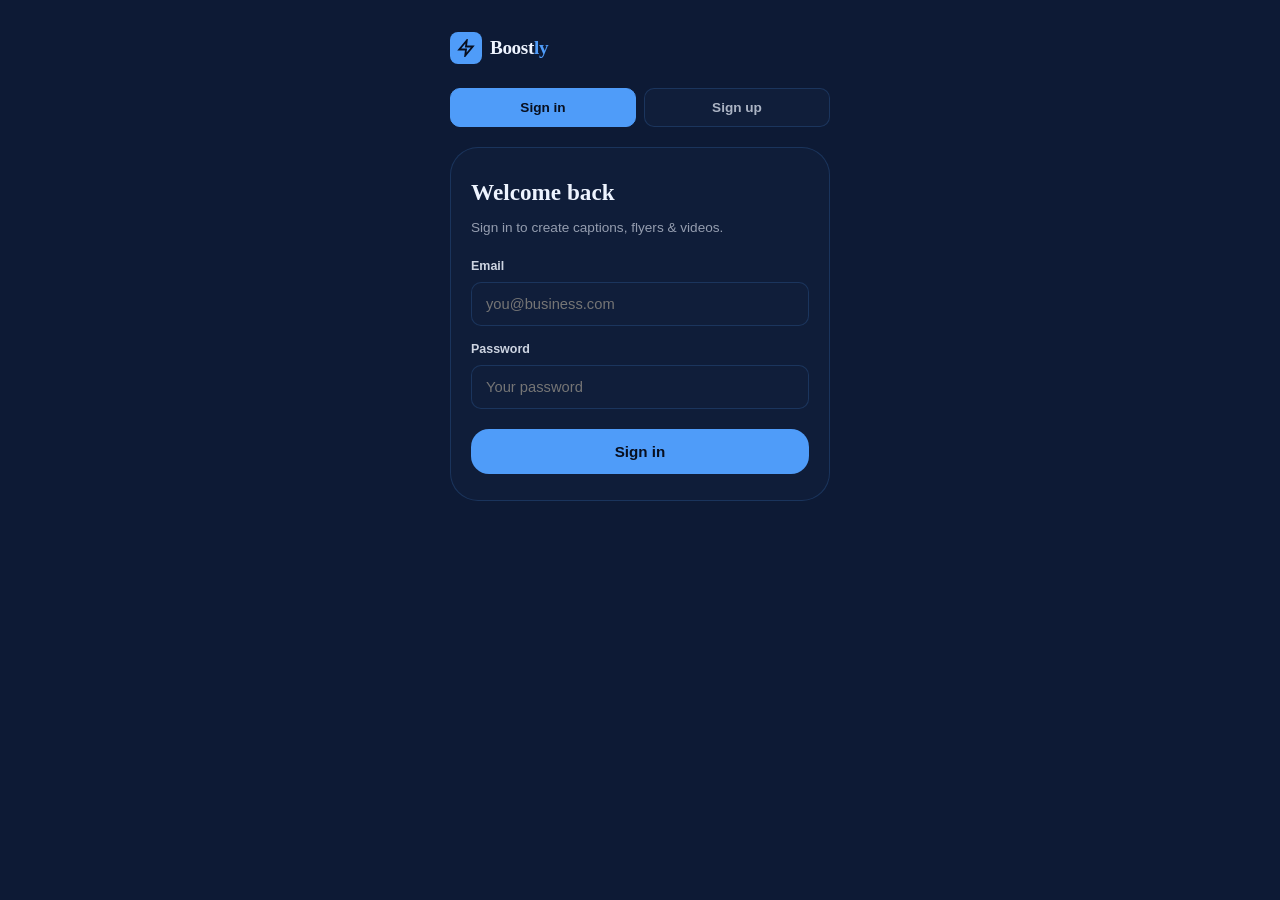
<file: android/app/src/main/assets/www/index.html>
<!DOCTYPE html>
<html lang="en">
<head>
  <meta charset="UTF-8" />
  <meta name="viewport" content="width=device-width, initial-scale=1.0, viewport-fit=cover" />
  <meta name="theme-color" content="#0d1a35" />
  <meta name="apple-mobile-web-app-capable" content="yes" />
  <meta name="apple-mobile-web-app-status-bar-style" content="black-translucent" />
  <meta name="description" content="Boostly — AI-powered social media marketing for Nigerian small businesses. Generate content, designs, and step-by-step guidance in seconds." />
  <title>Boostly — Grow Your Business with AI</title>
  <link rel="manifest" href="manifest.json" />

  <style>
    /* ── TOKENS ─────────────────────────────────────────── */
    :root {
      --ink:        #080f1f;
      --forest:     #0d1a35;
      --forest-mid: #152847;
      --leaf:       #1e3f72;
      --amber:      #4f9cf9;
      --amber-lite: #84beff;
      --cream:      #eef4ff;
      --mist:       #ddeaff;
      --card-bg:    #101e3a;
      --border:     rgba(79,156,249,.18);
      --radius-sm:  10px;
      --radius-md:  18px;
      --radius-lg:  28px;
      --shadow-sm:  0 2px 10px rgba(0,0,0,.25);
      --shadow-md:  0 8px 32px rgba(0,0,0,.35);
      --t-fast:     .18s ease;
      --t-mid:      .32s ease;
    }

    /* ── RESET ──────────────────────────────────────────── */
    *, *::before, *::after { box-sizing: border-box; margin: 0; padding: 0; }
    html { scroll-behavior: smooth; -webkit-text-size-adjust: 100%; }
    body {
      font-family: 'DM Sans', sans-serif;
      background: var(--forest);
      color: var(--cream);
      line-height: 1.6;
      min-height: 100dvh;
      overflow-x: hidden;
    }
    img, svg { display: block; max-width: 100%; }
    a { color: inherit; text-decoration: none; }
    ul { list-style: none; }
    button, input, textarea, select {
      font-family: inherit;
      font-size: inherit;
    }

    /* ── UTILS ──────────────────────────────────────────── */
    .sr-only {
      position: absolute; width: 1px; height: 1px;
      overflow: hidden; clip: rect(0,0,0,0); white-space: nowrap;
    }
    .container {
      width: 100%;
      max-width: 420px;
      margin-inline: auto;
      padding-inline: 20px;
    }

    /* ── NAV ────────────────────────────────────────────── */
    .nav {
      position: sticky; top: 0; z-index: 100;
      background: rgba(8,15,31,.85);
      backdrop-filter: blur(12px);
      border-bottom: 1px solid var(--border);
      padding: 14px 20px;
      display: flex; align-items: center; justify-content: space-between;
    }
    .nav__logo {
      display: flex; align-items: center; gap: 8px;
    }
    .nav__mark {
      width: 32px; height: 32px;
      background: var(--amber);
      border-radius: 8px;
      display: grid; place-items: center;
      flex-shrink: 0;
    }
    .nav__mark svg { width: 18px; height: 18px; }
    .nav__name {
      font-family: 'Fraunces', Georgia, serif;
      font-weight: 900;
      font-size: 1.2rem;
      letter-spacing: -.02em;
      color: var(--cream);
    }
    .nav__name span { color: var(--amber); }
    .nav__pill {
      font-size: .72rem;
      font-weight: 600;
      letter-spacing: .06em;
      text-transform: uppercase;
      background: rgba(245,166,35,.15);
      color: var(--amber-lite);
      border: 1px solid rgba(245,166,35,.3);
      border-radius: 50px;
      padding: 4px 11px;
    }
    .nav__actions {
      display: flex; align-items: center; gap: 10px;
    }
    .nav__user {
      display: flex; align-items: center; gap: 8px;
      font-size: .78rem;
      color: rgba(238,244,255,.75);
    }
    .nav__avatar {
      width: 28px; height: 28px;
      border-radius: 50%;
      background: var(--leaf);
      border: 1px solid var(--border);
      display: grid; place-items: center;
      font-size: .65rem; font-weight: 700;
      color: var(--cream);
    }
    .nav__signout {
      background: none; border: none;
      color: var(--amber-lite);
      font-size: .72rem; font-weight: 600;
      cursor: pointer;
      padding: 4px 0;
    }
    .nav__signout:hover { color: var(--cream); }

    /* ── ① HERO ─────────────────────────────────────────── */
    #hero {
      padding: 52px 0 48px;
      position: relative;
      overflow: hidden;
    }
    #hero::before {
      content: '';
      position: absolute;
      width: 340px; height: 340px;
      background: radial-gradient(circle, rgba(79,156,249,.18) 0%, transparent 70%);
      top: -80px; right: -100px;
      border-radius: 50%;
      pointer-events: none;
    }
    #hero::after {
      content: '';
      position: absolute;
      width: 240px; height: 240px;
      background: radial-gradient(circle, rgba(30,63,114,.45) 0%, transparent 70%);
      bottom: -60px; left: -80px;
      border-radius: 50%;
      pointer-events: none;
    }

    .hero__eyebrow {
      display: inline-flex; align-items: center; gap: 7px;
      background: rgba(245,166,35,.12);
      border: 1px solid rgba(245,166,35,.28);
      border-radius: 50px;
      padding: 5px 13px;
      font-size: .76rem;
      font-weight: 600;
      letter-spacing: .05em;
      text-transform: uppercase;
      color: var(--amber-lite);
      margin-bottom: 20px;
    }
    .hero__eyebrow-dot {
      width: 7px; height: 7px;
      background: var(--amber);
      border-radius: 50%;
      animation: pulse 2s infinite;
    }
    @keyframes pulse {
      0%,100% { opacity: 1; transform: scale(1); }
      50%      { opacity: .5; transform: scale(.7); }
    }

    .hero__headline {
      font-family: 'Fraunces', Georgia, serif;
      font-weight: 900;
      font-size: clamp(2rem, 9vw, 2.6rem);
      line-height: 1.08;
      letter-spacing: -.03em;
      color: var(--cream);
      margin-bottom: 16px;
    }
    .hero__headline em {
      font-style: italic;
      font-weight: 400;
      color: var(--amber);
      display: block;
    }

    .hero__sub {
      font-size: 1rem;
      color: rgba(254,248,238,.72);
      line-height: 1.65;
      margin-bottom: 32px;
      max-width: 340px;
    }

    .hero__form {
      display: flex; flex-direction: column; gap: 12px;
      margin-bottom: 28px;
    }
    .hero__input-wrap { position: relative; }
    .hero__input-wrap svg {
      position: absolute; left: 14px; top: 50%; transform: translateY(-50%);
      width: 18px; height: 18px;
      color: var(--amber);
      pointer-events: none;
    }
    .hero__input {
      width: 100%;
      background: var(--card-bg);
      border: 1px solid var(--border);
      border-radius: var(--radius-md);
      padding: 15px 16px 15px 42px;
      color: var(--cream);
      font-size: .95rem;
      outline: none;
      transition: border-color var(--t-fast), box-shadow var(--t-fast);
    }
    .hero__input::placeholder { color: rgba(254,248,238,.38); }
    .hero__input:focus {
      border-color: rgba(245,166,35,.65);
      box-shadow: 0 0 0 3px rgba(245,166,35,.12);
    }

    #btn-primary {
      width: 100%;
      background: var(--amber);
      color: var(--ink);
      font-weight: 700;
      font-size: 1rem;
      letter-spacing: .01em;
      border: none;
      border-radius: var(--radius-md);
      padding: 16px 24px;
      cursor: pointer;
      display: flex; align-items: center; justify-content: center; gap: 9px;
      transition: background var(--t-fast), transform var(--t-fast), box-shadow var(--t-fast);
      box-shadow: 0 4px 20px rgba(79,156,249,.32);
      position: relative;
      overflow: hidden;
    }
    #btn-primary::after {
      content: '';
      position: absolute; inset: 0;
      background: linear-gradient(120deg, transparent 30%, rgba(255,255,255,.22) 50%, transparent 70%);
      transform: translateX(-100%);
      transition: transform .55s ease;
    }
    #btn-primary:hover::after { transform: translateX(100%); }
    #btn-primary:hover {
      background: var(--amber-lite);
      box-shadow: 0 6px 28px rgba(79,156,249,.48);
      transform: translateY(-1px);
    }
    #btn-primary:active { transform: translateY(0); }
    #btn-primary svg { width: 20px; height: 20px; flex-shrink: 0; }
    #btn-primary[aria-busy="true"] { opacity: .7; pointer-events: none; }

    .hero__trust {
      display: flex; align-items: center; gap: 10px;
      font-size: .78rem;
      color: rgba(254,248,238,.5);
    }
    .hero__trust-avatars { display: flex; }
    .hero__trust-avatars span {
      width: 26px; height: 26px;
      border-radius: 50%;
      border: 2px solid var(--forest);
      background: var(--leaf);
      display: grid; place-items: center;
      font-size: .6rem; font-weight: 700;
      color: var(--cream);
      margin-left: -8px;
    }
    .hero__trust-avatars span:first-child { margin-left: 0; }

    /* ── ② MAIN ─────────────────────────────────────────── */
    #main {
      background: #ffffff;
      padding: 48px 0 52px;
    }

    .section-label {
      font-size: .7rem;
      font-weight: 600;
      letter-spacing: .1em;
      text-transform: uppercase;
      color: var(--amber);
      margin-bottom: 8px;
    }
    .section-title {
      font-family: 'Fraunces', Georgia, serif;
      font-weight: 700;
      font-size: clamp(1.45rem, 6vw, 1.9rem);
      line-height: 1.18;
      letter-spacing: -.025em;
      color: var(--ink);
      margin-bottom: 28px;
    }

    #list-root,
    #saved-list {
      display: flex; flex-direction: column; gap: 14px;
      margin-bottom: 44px;
    }
    .saved-section {
      margin-top: 36px;
    }
    .saved-section[hidden] { display: none; }
    .saved-section__title {
      font-size: clamp(1.2rem, 5vw, 1.45rem);
      margin-bottom: 16px;
    }
    .feat-card {
      background: #ffffff;
      border: 1px solid rgba(79,156,249,.15);
      border-radius: var(--radius-md);
      padding: 18px 16px;
      display: flex; align-items: flex-start; gap: 14px;
      transition: border-color var(--t-mid), transform var(--t-mid), box-shadow var(--t-mid);
      animation: fadeUp .45s ease both;
      box-shadow: 0 2px 12px rgba(79,156,249,.07);
    }
    .feat-card:nth-child(1) { animation-delay: .05s; }
    .feat-card:nth-child(2) { animation-delay: .13s; }
    .feat-card:nth-child(3) { animation-delay: .21s; }
    .feat-card:nth-child(4) { animation-delay: .29s; }
    @keyframes fadeUp {
      from { opacity: 0; transform: translateY(18px); }
      to   { opacity: 1; transform: translateY(0); }
    }
    .feat-card:hover {
      border-color: rgba(79,156,249,.45);
      box-shadow: 0 6px 24px rgba(79,156,249,.14);
      transform: translateY(-2px);
    }
    .feat-icon {
      width: 44px; height: 44px; flex-shrink: 0;
      background: linear-gradient(135deg, var(--forest-mid), var(--leaf));
      border-radius: 12px;
      display: grid; place-items: center;
    }
    .feat-icon svg { width: 22px; height: 22px; color: var(--amber); }
    .feat-title {
      font-weight: 600;
      font-size: .95rem;
      color: var(--ink);
      margin-bottom: 4px;
    }
    .feat-desc {
      font-size: .83rem;
      color: #4a5568;
      line-height: 1.55;
    }

    .gen-form {
      background: #ffffff;
      border: 1px solid rgba(79,156,249,.18);
      border-radius: var(--radius-lg);
      padding: 24px 20px;
      margin-bottom: 36px;
      box-shadow: 0 4px 20px rgba(79,156,249,.08);
    }
    .gen-form__title {
      font-family: 'Fraunces', Georgia, serif;
      font-weight: 700;
      font-size: 1.15rem;
      color: var(--ink);
      margin-bottom: 6px;
    }
    .gen-form__sub {
      font-size: .8rem;
      color: #64748b;
      margin-bottom: 20px;
    }

    .field { margin-bottom: 16px; }
    .field:last-of-type { margin-bottom: 20px; }
    .field label {
      display: block;
      font-size: .8rem;
      font-weight: 600;
      color: #374151;
      margin-bottom: 6px;
      letter-spacing: .02em;
    }
    .field input,
    .field select,
    .field textarea {
      width: 100%;
      background: #f8faff;
      border: 1px solid rgba(79,156,249,.25);
      border-radius: var(--radius-sm);
      padding: 12px 14px;
      color: var(--ink);
      font-size: .9rem;
      outline: none;
      transition: border-color var(--t-fast), box-shadow var(--t-fast);
      -webkit-appearance: none;
      appearance: none;
    }
    .field textarea { resize: vertical; min-height: 80px; }
    .field select {
      background-image: url("data:image/svg+xml,%3Csvg xmlns='http://www.w3.org/2000/svg' viewBox='0 0 20 20'%3E%3Cpath fill='%234f9cf9' d='M5 8l5 5 5-5z'/%3E%3C/svg%3E");
      background-repeat: no-repeat;
      background-position: right 12px center;
      background-size: 18px;
      padding-right: 38px;
      background-color: #f8faff;
    }
    .field select option { background: #ffffff; color: var(--ink); }
    .field input::placeholder,
    .field textarea::placeholder { color: #a0aec0; }
    .field input:focus,
    .field select:focus,
    .field textarea:focus {
      border-color: var(--amber);
      box-shadow: 0 0 0 3px rgba(79,156,249,.12);
    }
    .field--error input,
    .field--error select,
    .field--error textarea {
      border-color: #ef4444;
    }
    .field__error {
      font-size: .75rem;
      color: #ef4444;
      margin-top: 4px;
    }

    .gen-form__btn-wrap {
      display: flex;
      justify-content: flex-start;
      margin-top: 4px;
    }
    .gen-form__btn {
      width: auto;
      max-width: 100%;
      background: linear-gradient(135deg, var(--leaf), var(--forest-mid));
      color: var(--cream);
      font-weight: 600;
      font-size: .82rem;
      border: 1px solid rgba(245,166,35,.28);
      border-radius: var(--radius-sm);
      padding: 10px 18px;
      cursor: pointer;
      display: inline-flex; align-items: center; justify-content: center; gap: 6px;
      transition: background var(--t-fast), border-color var(--t-fast), transform var(--t-fast);
    }
    .gen-form__btn svg { width: 15px; height: 15px; }
    .gen-form__btn:hover:not(:disabled) {
      background: linear-gradient(135deg, #2a559e, var(--leaf));
      border-color: rgba(245,166,35,.55);
      transform: translateY(-1px);
    }
    .gen-form__btn:disabled { opacity: .65; cursor: not-allowed; }

    #insights-panel {
      background: #ffffff;
      border: 1px solid rgba(79,156,249,.2);
      border-radius: var(--radius-lg);
      overflow: hidden;
      box-shadow: 0 4px 20px rgba(79,156,249,.08);
    }
    .insights__header {
      background: linear-gradient(135deg, var(--forest-mid), #1a3260);
      padding: 16px 20px;
      display: flex; align-items: center; justify-content: space-between;
    }
    .insights__header-left {
      display: flex; align-items: center; gap: 9px;
    }
    .insights__ai-badge {
      width: 30px; height: 30px;
      background: var(--amber);
      border-radius: 8px;
      display: grid; place-items: center;
    }
    .insights__ai-badge svg { width: 16px; height: 16px; color: var(--ink); }
    .insights__header-text strong {
      display: block;
      font-size: .88rem;
      font-weight: 600;
      color: var(--cream);
    }
    .insights__header-text span {
      font-size: .72rem;
      color: rgba(254,248,238,.5);
    }
    .insights__status {
      display: flex; align-items: center; gap: 5px;
      font-size: .7rem;
      color: #5dd888;
    }
    .insights__status--busy { color: var(--amber-lite); }
    .insights__status--busy .insights__status-dot { background: var(--amber); }
    .insights__status-dot {
      width: 6px; height: 6px;
      background: #5dd888;
      border-radius: 50%;
      animation: pulse 2.5s infinite;
    }

    .insights__body { padding: 20px; }
    .insights__placeholder {
      text-align: center;
      padding: 32px 16px;
      color: #94a3b8;
    }
    .insights__placeholder svg {
      width: 44px; height: 44px;
      margin: 0 auto 12px;
      opacity: .4;
      color: var(--amber);
    }
    .insights__placeholder p { font-size: .85rem; line-height: 1.6; color: #64748b; }

    .insight-card {
      background: #f8faff;
      border: 1px solid rgba(79,156,249,.12);
      border-radius: var(--radius-sm);
      padding: 14px 15px;
      margin-bottom: 12px;
    }
    .insight-card:last-child { margin-bottom: 0; }
    .insight-card__type {
      display: inline-flex; align-items: center; gap: 5px;
      font-size: .66rem;
      font-weight: 600;
      letter-spacing: .06em;
      text-transform: uppercase;
      color: var(--amber);
      background: rgba(79,156,249,.1);
      border-radius: 4px;
      padding: 2px 7px;
      margin-bottom: 8px;
    }
    .insight-card__content {
      font-size: .85rem;
      color: #1e293b;
      line-height: 1.6;
    }
    .insight-card__copy {
      display: flex; align-items: center; gap: 5px;
      margin-top: 10px;
      background: none; border: none;
      font-size: .75rem; font-weight: 600;
      color: var(--amber);
      cursor: pointer;
      padding: 0;
      transition: color var(--t-fast);
    }
    .insight-card__copy:hover { color: var(--leaf); }
    .insight-card__copy.copied { color: #16a34a; }
    .insight-card__copy svg { width: 13px; height: 13px; }

    .insights__stats {
      display: grid;
      grid-template-columns: 1fr 1fr;
      gap: 10px;
      margin-top: 20px;
      padding-top: 20px;
      border-top: 1px solid rgba(79,156,249,.1);
    }
    .insights__stats-note {
      grid-column: 1 / -1;
      font-size: .68rem;
      color: #94a3b8;
      text-align: center;
      margin-top: 4px;
    }
    .stat-box {
      background: #f0f6ff;
      border: 1px solid rgba(79,156,249,.12);
      border-radius: var(--radius-sm);
      padding: 12px;
      text-align: center;
    }
    .stat-box__val {
      font-family: 'Fraunces', Georgia, serif;
      font-size: 1.5rem;
      font-weight: 900;
      color: var(--amber);
      line-height: 1;
      margin-bottom: 3px;
    }
    .stat-box__label {
      font-size: .7rem;
      color: #64748b;
      font-weight: 500;
    }

    #footer {
      background: var(--ink);
      border-top: 1px solid rgba(254,248,238,.06);
      padding: 36px 0 28px;
    }
    .footer__logo {
      display: flex; align-items: center; gap: 8px;
      margin-bottom: 12px;
    }
    .footer__logo-mark {
      width: 28px; height: 28px;
      background: var(--amber);
      border-radius: 7px;
      display: grid; place-items: center;
    }
    .footer__logo-mark svg { width: 15px; height: 15px; }
    .footer__logo-name {
      font-family: 'Fraunces', Georgia, serif;
      font-weight: 900;
      font-size: 1.05rem;
      color: var(--cream);
    }
    .footer__logo-name span { color: var(--amber); }
    .footer__tagline {
      font-size: .82rem;
      color: rgba(254,248,238,.45);
      margin-bottom: 24px;
      line-height: 1.55;
    }
    .footer__links {
      display: flex; flex-wrap: wrap; gap: 8px 16px;
      margin-bottom: 28px;
    }
    .footer__links a {
      font-size: .8rem;
      color: rgba(254,248,238,.55);
      transition: color var(--t-fast);
    }
    .footer__links a:hover { color: var(--amber); }
    .footer__bottom {
      padding-top: 20px;
      border-top: 1px solid rgba(254,248,238,.06);
      font-size: .75rem;
      color: rgba(254,248,238,.3);
      display: flex; flex-direction: column; gap: 6px;
    }
    .footer__newsletter {
      display: flex; gap: 8px;
      margin-bottom: 24px;
    }
    #input-newsletter {
      flex: 1;
      background: rgba(255,255,255,.06);
      border: 1px solid rgba(254,248,238,.12);
      border-radius: var(--radius-sm);
      padding: 11px 14px;
      color: var(--cream);
      font-size: .85rem;
      outline: none;
      transition: border-color var(--t-fast);
    }
    #input-newsletter::placeholder { color: rgba(254,248,238,.3); }
    #input-newsletter:focus { border-color: rgba(245,166,35,.5); }
    .footer__newsletter-btn {
      background: var(--amber);
      color: var(--ink);
      font-weight: 700;
      font-size: .82rem;
      border: none;
      border-radius: var(--radius-sm);
      padding: 11px 16px;
      cursor: pointer;
      white-space: nowrap;
      transition: background var(--t-fast);
    }
    .footer__newsletter-btn:hover { background: var(--amber-lite); }
    .footer__nl-label {
      display: block;
      font-size: .76rem; font-weight: 600;
      color: rgba(254,248,238,.5);
      margin-bottom: 8px;
      letter-spacing: .02em;
    }

    .spinner {
      display: inline-block;
      width: 16px; height: 16px;
      border: 2px solid rgba(12,26,15,.3);
      border-top-color: var(--ink);
      border-radius: 50%;
      animation: spin .7s linear infinite;
    }
    @keyframes spin { to { transform: rotate(360deg); } }

    @keyframes spin { to { transform: rotate(360deg); } }

    /* ── WIZARD (caption → format → brand → preview) ── */
    .wizard-progress {
      display: flex; gap: 6px;
      margin-bottom: 28px;
    }
    .wizard-progress__step {
      flex: 1; height: 4px;
      background: rgba(79,156,249,.15);
      border-radius: 99px;
      transition: background var(--t-fast);
    }
    .wizard-progress__step.is-active,
    .wizard-progress__step.is-done { background: var(--amber); }

    .wizard-panel {
      background: #ffffff;
      border: 1px solid rgba(79,156,249,.18);
      border-radius: var(--radius-lg);
      padding: 22px 18px;
      margin-top: 24px;
      box-shadow: 0 4px 20px rgba(79,156,249,.08);
    }
    .wizard-panel[hidden] { display: none; }
    .wizard-panel__label {
      font-size: .68rem; font-weight: 600;
      letter-spacing: .08em; text-transform: uppercase;
      color: var(--amber); margin-bottom: 6px;
    }
    .wizard-panel__title {
      font-family: 'Fraunces', Georgia, serif;
      font-weight: 700;
      font-size: 1.15rem;
      color: var(--ink);
      margin-bottom: 8px;
    }
    .wizard-panel__sub {
      font-size: .82rem; color: #64748b;
      margin-bottom: 18px; line-height: 1.55;
    }
    .format-rec {
      background: rgba(79,156,249,.08);
      border: 1px solid rgba(79,156,249,.2);
      border-radius: var(--radius-sm);
      padding: 12px 14px;
      font-size: .82rem;
      color: #1e293b;
      margin-bottom: 16px;
      line-height: 1.5;
    }
    .format-rec strong { color: var(--leaf); }
    .format-cards {
      display: grid; grid-template-columns: 1fr 1fr; gap: 12px;
    }
    .format-card {
      background: #f8faff;
      border: 2px solid rgba(79,156,249,.2);
      border-radius: var(--radius-md);
      padding: 18px 14px;
      text-align: center;
      cursor: pointer;
      transition: border-color var(--t-fast), transform var(--t-fast);
    }
    .format-card:hover { border-color: var(--amber); transform: translateY(-2px); }
    .format-card.is-selected {
      border-color: var(--amber);
      background: rgba(79,156,249,.1);
    }
    .format-card__icon { font-size: 1.8rem; margin-bottom: 8px; }
    .format-card__name {
      font-weight: 600; font-size: .9rem; color: var(--ink);
      margin-bottom: 4px;
    }
    .format-card__desc { font-size: .72rem; color: #64748b; line-height: 1.4; }
    .format-card__badge {
      display: inline-block;
      margin-top: 8px;
      font-size: .62rem; font-weight: 700;
      text-transform: uppercase;
      letter-spacing: .05em;
      background: var(--amber);
      color: var(--ink);
      padding: 3px 8px;
      border-radius: 50px;
    }

    .upload-grid {
      display: grid; grid-template-columns: 1fr 1fr; gap: 12px;
      margin-bottom: 16px;
    }
    .upload-zone {
      border: 2px dashed rgba(79,156,249,.35);
      border-radius: var(--radius-sm);
      padding: 16px 10px;
      text-align: center;
      cursor: pointer;
      background: #f8faff;
      transition: border-color var(--t-fast), background var(--t-fast);
      position: relative;
      min-height: 100px;
      display: flex; flex-direction: column;
      align-items: center; justify-content: center; gap: 6px;
    }
    .upload-zone:hover { border-color: var(--amber); background: rgba(79,156,249,.06); }
    .upload-zone.has-file { border-style: solid; border-color: var(--amber); }
    .upload-zone input[type="file"] {
      position: absolute; inset: 0; opacity: 0; cursor: pointer; width: 100%; height: 100%;
    }
    .upload-zone__icon { font-size: 1.4rem; }
    .upload-zone__label { font-size: .72rem; font-weight: 600; color: #374151; }
    .upload-zone__hint { font-size: .65rem; color: #94a3b8; }
    .upload-zone__preview {
      max-width: 100%; max-height: 56px;
      border-radius: 6px; object-fit: contain;
    }
    .upload-zone--wide { grid-column: 1 / -1; }

    .visual-preview {
      background: linear-gradient(135deg, var(--forest-mid), var(--leaf));
      border-radius: var(--radius-md);
      aspect-ratio: 9/16;
      max-height: 420px;
      margin: 0 auto 16px;
      display: flex; flex-direction: column;
      align-items: center; justify-content: center;
      padding: 24px; text-align: center;
      position: relative; overflow: hidden;
    }
    .visual-preview--flyer { aspect-ratio: 4/5; max-height: 360px; }
    .visual-preview__logo {
      width: 48px; height: 48px;
      border-radius: 10px; object-fit: cover;
      margin-bottom: 12px;
      border: 2px solid rgba(255,255,255,.3);
    }
    .visual-preview__headline {
      font-family: 'Fraunces', Georgia, serif;
      font-weight: 900;
      font-size: 1.25rem;
      color: var(--cream);
      margin-bottom: 8px;
      line-height: 1.2;
    }
    .visual-preview__cta {
      background: var(--amber);
      color: var(--ink);
      font-weight: 700;
      font-size: .78rem;
      padding: 8px 16px;
      border-radius: 50px;
      margin-top: 12px;
    }
    .visual-preview__tag {
      position: absolute; top: 12px; right: 12px;
      font-size: .65rem; font-weight: 700;
      text-transform: uppercase;
      background: rgba(0,0,0,.35);
      color: var(--cream);
      padding: 4px 8px; border-radius: 4px;
    }
    .wizard-actions {
      display: flex; flex-wrap: wrap; gap: 10px;
      margin-top: 16px;
    }
    .btn-secondary {
      background: #f0f6ff;
      color: var(--leaf);
      font-weight: 600;
      font-size: .82rem;
      border: 1px solid rgba(79,156,249,.25);
      border-radius: var(--radius-sm);
      padding: 10px 16px;
      cursor: pointer;
    }
    .btn-secondary:hover { background: #ddeaff; }

    #insight-design-card[hidden] { display: none; }
    #btn-continue-visual {
      width: 100%;
      margin-top: 16px;
      background: var(--amber);
      color: var(--ink);
      font-weight: 700;
      font-size: .88rem;
      border: none;
      border-radius: var(--radius-sm);
      padding: 13px 18px;
      cursor: pointer;
      display: flex; align-items: center; justify-content: center; gap: 8px;
    }
    #btn-continue-visual:hover { background: var(--amber-lite); }

    /* Auth gate (sign in / sign up on same page — fixes file:// storage) */
    #auth-gate {
      min-height: 100dvh;
      display: flex;
      align-items: flex-start;
      justify-content: center;
      padding: 32px 0 48px;
    }
    #auth-gate[hidden], #app-shell[hidden] { display: none !important; }
    .auth-gate__card {
      width: 100%;
      max-width: 420px;
      padding: 0 20px;
    }
    .auth-tabs {
      display: flex;
      gap: 8px;
      margin-bottom: 20px;
    }
    .auth-tabs button {
      flex: 1;
      padding: 11px;
      border-radius: var(--radius-sm);
      border: 1px solid var(--border);
      background: var(--card-bg);
      color: rgba(238,244,255,.7);
      font-weight: 600;
      font-size: .85rem;
      cursor: pointer;
    }
    .auth-tabs button.is-active {
      background: var(--amber);
      color: var(--ink);
      border-color: var(--amber);
    }
    .auth-panel[hidden] { display: none; }
    .auth-gate__inner {
      background: rgba(16,30,58,.9);
      border: 1px solid var(--border);
      border-radius: var(--radius-lg);
      padding: 26px 20px;
    }
    .auth-gate__inner h1 {
      font-family: 'Fraunces', Georgia, serif;
      font-size: 1.45rem;
      margin-bottom: 6px;
    }
    .auth-gate__inner p { font-size: .85rem; color: rgba(238,244,255,.6); margin-bottom: 18px; }
    .auth-gate__field { margin-bottom: 14px; }
    .auth-gate__field label {
      display: block;
      font-size: .78rem;
      font-weight: 600;
      margin-bottom: 5px;
      color: rgba(238,244,255,.85);
    }
    .auth-gate__field input {
      width: 100%;
      background: var(--card-bg);
      border: 1px solid var(--border);
      border-radius: var(--radius-sm);
      padding: 13px 14px;
      color: var(--cream);
      font-size: .92rem;
    }
    .auth-gate__error {
      display: none;
      background: rgba(239,68,68,.12);
      border: 1px solid rgba(239,68,68,.35);
      color: #fca5a5;
      font-size: .82rem;
      padding: 10px 12px;
      border-radius: var(--radius-sm);
      margin-bottom: 14px;
    }
    .auth-gate__error.visible { display: block; }
    .auth-gate__submit {
      width: 100%;
      background: var(--amber);
      color: var(--ink);
      font-weight: 700;
      border: none;
      border-radius: var(--radius-md);
      padding: 14px;
      font-size: .95rem;
      cursor: pointer;
      margin-top: 6px;
    }
    .auth-gate__submit:disabled { opacity: .65; }

    @media (min-width: 480px) {
      .container { max-width: 460px; }
    }
    @media (prefers-reduced-motion: reduce) {
      *, *::before, *::after {
        animation-duration: .01ms !important;
        transition-duration: .01ms !important;
      }
    }
  </style>
</head>

<body>

  <!-- Sign in / Sign up (same page — no redirect needed) -->
  <div id="auth-gate" aria-label="Sign in or sign up">
    <div class="auth-gate__card">
      <div class="nav__logo" style="margin-bottom:24px">
        <div class="nav__mark" aria-hidden="true">
          <svg viewBox="0 0 24 24" fill="none" stroke="#080f1f" stroke-width="2.5"><path d="M13 2L3 14h9l-1 8 10-12h-9l1-8z"/></svg>
        </div>
        <span class="nav__name">Boost<span>ly</span></span>
      </div>

      <div class="auth-tabs" role="tablist">
        <button type="button" class="is-active" id="tab-signin" role="tab" aria-selected="true">Sign in</button>
        <button type="button" id="tab-signup" role="tab" aria-selected="false">Sign up</button>
      </div>

      <div class="auth-gate__inner">
        <div class="auth-gate__error" id="auth-gate-error" role="alert"></div>

        <div id="panel-signin" class="auth-panel" role="tabpanel">
          <h1>Welcome back</h1>
          <p>Sign in to create captions, flyers &amp; videos.</p>
          <form id="form-gate-signin" novalidate>
            <div class="auth-gate__field">
              <label for="gate-email-in">Email</label>
              <input id="gate-email-in" type="email" placeholder="you@business.com" autocomplete="email" required />
            </div>
            <div class="auth-gate__field">
              <label for="gate-password-in">Password</label>
              <input id="gate-password-in" type="password" placeholder="Your password" autocomplete="current-password" required />
            </div>
            <button type="submit" class="auth-gate__submit" id="btn-gate-signin">Sign in</button>
          </form>
        </div>

        <div id="panel-signup" class="auth-panel" role="tabpanel" hidden>
          <h1>Create account</h1>
          <p>Free to start — built for Nigerian SMEs.</p>
          <form id="form-gate-signup" novalidate>
            <div class="auth-gate__field">
              <label for="gate-name">Full name *</label>
              <input id="gate-name" type="text" placeholder="Ada Okonkwo" autocomplete="name" required />
            </div>
            <div class="auth-gate__field">
              <label for="gate-business">Business name</label>
              <input id="gate-business" type="text" placeholder="Mama Titi Kitchen" autocomplete="organization" />
            </div>
            <div class="auth-gate__field">
              <label for="gate-email-up">Email *</label>
              <input id="gate-email-up" type="email" placeholder="you@business.com" autocomplete="email" required />
            </div>
            <div class="auth-gate__field">
              <label for="gate-password-up">Password * (min 6 chars)</label>
              <input id="gate-password-up" type="password" placeholder="Your password" autocomplete="new-password" required minlength="6" />
            </div>
            <button type="submit" class="auth-gate__submit" id="btn-gate-signup">Create account</button>
          </form>
        </div>
      </div>
    </div>
  </div>

  <div id="app-shell" hidden>
  <nav class="nav" role="navigation" aria-label="Main navigation">
    <div class="nav__logo">
      <div class="nav__mark" aria-hidden="true">
        <svg viewBox="0 0 24 24" fill="none" stroke="currentColor" stroke-width="2.5" stroke-linecap="round" stroke-linejoin="round" style="color:#080f1f">
          <path d="M13 2L3 14h9l-1 8 10-12h-9l1-8z"/>
        </svg>
      </div>
      <span class="nav__name">Boost<span>ly</span></span>
    </div>
    <div class="nav__actions">
      <div class="nav__user" id="nav-user">
        <span class="nav__avatar" id="nav-avatar" aria-hidden="true">?</span>
        <span id="nav-username">Guest</span>
      </div>
      <button type="button" class="nav__signout" id="btn-signout" aria-label="Sign out">Sign out</button>
    </div>
  </nav>

  <section id="hero" aria-labelledby="hero-heading">
    <div class="container">
      <div class="hero__eyebrow" aria-label="Now live">
        <span class="hero__eyebrow-dot" aria-hidden="true"></span>
        AI Marketing for Nigerian SMEs
      </div>

      <h1 class="hero__headline" id="hero-heading">
        Grow Your Small Business
        <em>on Social Media</em>
      </h1>

      <p class="hero__sub">
        AI that creates scroll-stopping content, beautiful promotional designs and videos, and smart marketing plans for Nigerian SMEs.
      </p>

      <form class="hero__form" id="form-hero" aria-label="Quick-start your content">
        <div class="hero__input-wrap">
          <svg aria-hidden="true" viewBox="0 0 24 24" fill="none" stroke="currentColor" stroke-width="2" stroke-linecap="round" stroke-linejoin="round">
            <rect x="2" y="7" width="20" height="14" rx="2"/>
            <path d="M16 21V5a2 2 0 0 0-2-2h-4a2 2 0 0 0-2 2v16"/>
          </svg>
          <label for="input-business-name" class="sr-only">Your business name</label>
          <input id="input-business-name" class="hero__input" type="text" name="businessName" placeholder="Your business name…" autocomplete="organization" required />
        </div>

        <div class="hero__input-wrap">
          <svg aria-hidden="true" viewBox="0 0 24 24" fill="none" stroke="currentColor" stroke-width="2" stroke-linecap="round" stroke-linejoin="round">
            <circle cx="12" cy="12" r="10"/>
            <path d="M12 8v4l3 3"/>
          </svg>
          <label for="input-product" class="sr-only">What do you sell?</label>
          <input id="input-product" class="hero__input" type="text" name="product" placeholder="What do you sell? (e.g. Jollof rice, shoes)" required />
        </div>

        <button type="submit" id="btn-primary" aria-label="Generate my marketing content">
          <svg aria-hidden="true" viewBox="0 0 24 24" fill="none" stroke="currentColor" stroke-width="2.2" stroke-linecap="round" stroke-linejoin="round">
            <path d="M13 2L3 14h9l-1 8 10-12h-9l1-8z"/>
          </svg>
          Generate My Content
        </button>
      </form>

      <div class="hero__trust" aria-label="Trusted by over 1,200 businesses">
        <div class="hero__trust-avatars" aria-hidden="true">
          <span>AO</span><span>FK</span><span>CU</span><span>NB</span>
        </div>
        1,200+ businesses growing with Boostly
      </div>
    </div>
  </section>

  <main id="main" aria-label="Features and content generator">
    <div class="container">

      <p class="section-label">What we do</p>
      <h2 class="section-title">Everything your brand needs to shine online</h2>

      <ul id="list-root" aria-label="Key features">
        <li class="feat-card" role="listitem">
          <div class="feat-icon" aria-hidden="true">
            <svg viewBox="0 0 24 24" fill="none" stroke="currentColor" stroke-width="2" stroke-linecap="round" stroke-linejoin="round">
              <path d="M12 20h9"/><path d="M16.5 3.5a2.121 2.121 0 0 1 3 3L7 19l-4 1 1-4L16.5 3.5z"/>
            </svg>
          </div>
          <div class="feat-body">
            <p class="feat-title">AI Caption &amp; Post Writer</p>
            <p class="feat-desc">Craft scroll-stopping captions for Instagram &amp; WhatsApp — in English or Pidgin.</p>
          </div>
        </li>

        <li class="feat-card" role="listitem">
          <div class="feat-icon" aria-hidden="true">
            <svg viewBox="0 0 24 24" fill="none" stroke="currentColor" stroke-width="2" stroke-linecap="round" stroke-linejoin="round">
              <rect x="3" y="3" width="18" height="18" rx="2"/>
              <circle cx="8.5" cy="8.5" r="1.5"/>
              <path d="M21 15l-5-5L5 21"/>
            </svg>
          </div>
          <div class="feat-body">
            <p class="feat-title">AI-Generated Flyers &amp; Banners</p>
            <p class="feat-desc">Ready-to-post promotional flyers — branded and built for your business.</p>
          </div>
        </li>

        <li class="feat-card" role="listitem">
          <div class="feat-icon" aria-hidden="true">
            <svg viewBox="0 0 24 24" fill="none" stroke="currentColor" stroke-width="2" stroke-linecap="round" stroke-linejoin="round">
              <path d="M22 8.935v6.13A2 2 0 0 1 20.07 17H3.93A2 2 0 0 1 2 15.065V8.935A2 2 0 0 1 3.93 7h16.14A2 2 0 0 1 22 8.935z"/>
              <polygon points="10 9 15 12 10 15 10 9"/>
            </svg>
          </div>
          <div class="feat-body">
            <p class="feat-title">AI-Generated Promo Videos</p>
            <p class="feat-desc">Short promo videos for Reels &amp; WhatsApp Status — visuals, text, and music.</p>
          </div>
        </li>

        <li class="feat-card" role="listitem">
          <div class="feat-icon" aria-hidden="true">
            <svg viewBox="0 0 24 24" fill="none" stroke="currentColor" stroke-width="2" stroke-linecap="round" stroke-linejoin="round">
              <path d="M22 12h-4l-3 9L9 3l-3 9H2"/>
            </svg>
          </div>
          <div class="feat-body">
            <p class="feat-title">Posting Tips &amp; Timing</p>
            <p class="feat-desc">When to post, hashtags, and WhatsApp tips — so you know what to do next.</p>
          </div>
        </li>
      </ul>

      <section class="gen-form" aria-label="Content generator">
        <div class="wizard-progress" id="wizard-progress" aria-label="Creation progress">
          <div class="wizard-progress__step is-active" data-step="1" title="Caption"></div>
          <div class="wizard-progress__step" data-step="2" title="Choose format"></div>
          <div class="wizard-progress__step" data-step="3" title="Brand materials"></div>
          <div class="wizard-progress__step" data-step="4" title="Preview"></div>
        </div>

        <h2 class="gen-form__title">Step 1 — Generate your caption</h2>
        <p class="gen-form__sub">Fill in the details below — the more you tell us, the better your results.</p>

        <form id="form-generate" aria-label="Generate content form" novalidate>
          <div class="field">
            <label for="input-biz-name">Business name</label>
            <input id="input-biz-name" type="text" name="bizName" placeholder="e.g. Mama Titi Kitchen" autocomplete="organization" required />
          </div>

          <div class="field">
            <label for="input-industry">Industry / niche</label>
            <select id="input-industry" name="industry" aria-label="Select your industry" required>
              <option value="" disabled selected>Choose your industry</option>
              <option value="food">Food &amp; Restaurants</option>
              <option value="fashion">Fashion &amp; Clothing</option>
              <option value="beauty">Beauty &amp; Cosmetics</option>
              <option value="tech">Tech &amp; Electronics</option>
              <option value="retail">Retail &amp; E-commerce</option>
              <option value="health">Health &amp; Wellness</option>
              <option value="education">Education &amp; Training</option>
              <option value="other">Other</option>
            </select>
          </div>

          <div class="field">
            <label for="input-audience">Target audience</label>
            <input id="input-audience" type="text" name="audience" placeholder="e.g. Young women in Lagos, 18–30" />
          </div>

          <div class="field">
            <label for="input-platform">Primary platform</label>
            <select id="input-platform" name="platform" aria-label="Select primary social media platform" required>
              <option value="" disabled selected>Select platform</option>
              <option value="instagram">Instagram</option>
              <option value="facebook">Facebook</option>
              <option value="whatsapp">WhatsApp Status</option>
              <option value="tiktok">TikTok</option>
              <option value="youtube">YouTube</option>
              <option value="twitter">X (Twitter)</option>
              <option value="linkedin">LinkedIn</option>
              <option value="pinterest">Pinterest</option>
              <option value="snapchat">Snapchat</option>
            </select>
          </div>

          <div class="field">
            <label for="input-promo">Promotion or offer (optional)</label>
            <textarea id="input-promo" name="promo" placeholder="e.g. 20% off all dresses this weekend…"></textarea>
          </div>

          <div class="gen-form__btn-wrap">
            <button type="submit" class="gen-form__btn" id="btn-generate" aria-label="Create content with AI">
              <svg aria-hidden="true" viewBox="0 0 24 24" fill="none" stroke="currentColor" stroke-width="2.2" stroke-linecap="round" stroke-linejoin="round">
                <circle cx="12" cy="12" r="10"/>
                <path d="M12 8v4l3 3"/>
              </svg>
              Create with AI
            </button>
          </div>
        </form>
      </section>

      <section id="insights-panel" aria-live="polite" aria-atomic="false" aria-label="AI-generated content results">
        <div class="insights__header">
          <div class="insights__header-left">
            <div class="insights__ai-badge" aria-hidden="true">
              <svg viewBox="0 0 24 24" fill="none" stroke="currentColor" stroke-width="2.5" stroke-linecap="round" stroke-linejoin="round">
                <path d="M13 2L3 14h9l-1 8 10-12h-9l1-8z"/>
              </svg>
            </div>
            <div class="insights__header-text">
              <strong>AI Results</strong>
              <span id="insights-subtitle">Powered by Boostly</span>
            </div>
          </div>
          <div class="insights__status" id="insights-status" aria-label="System ready">
            <span class="insights__status-dot" aria-hidden="true"></span>
            <span id="insights-status-text">Ready</span>
          </div>
        </div>

        <div class="insights__body" id="insights-body">
          <div class="insights__placeholder" id="insights-empty" role="status">
            <svg aria-hidden="true" viewBox="0 0 24 24" fill="none" stroke="currentColor" stroke-width="1.5" stroke-linecap="round" stroke-linejoin="round">
              <path d="M13 2L3 14h9l-1 8 10-12h-9l1-8z"/>
            </svg>
            <p>Fill in the form above and hit <strong style="color:var(--amber)">Create with AI</strong> — your captions, design prompts, and growth tips will appear here.</p>
          </div>

          <div id="insights-results" hidden aria-label="Generated content">
            <article class="insight-card" aria-label="Social media caption">
              <div class="insight-card__type"><span>✏️</span> Caption</div>
              <p class="insight-card__content" id="insight-caption"></p>
              <button type="button" class="insight-card__copy" aria-label="Copy caption to clipboard" data-target="insight-caption">
                <svg aria-hidden="true" viewBox="0 0 24 24" fill="none" stroke="currentColor" stroke-width="2" stroke-linecap="round" stroke-linejoin="round">
                  <rect x="9" y="9" width="13" height="13" rx="2"/><path d="M5 15H4a2 2 0 0 1-2-2V4a2 2 0 0 1 2-2h9a2 2 0 0 1 2 2v1"/>
                </svg>
                Copy
              </button>
            </article>

            <article class="insight-card" aria-label="Design prompt" id="insight-design-card" hidden>
              <div class="insight-card__type"><span>🎨</span> Flyer Brief</div>
              <p class="insight-card__content" id="insight-design"></p>
              <button type="button" class="insight-card__copy" aria-label="Copy flyer brief to clipboard" data-target="insight-design">
                <svg aria-hidden="true" viewBox="0 0 24 24" fill="none" stroke="currentColor" stroke-width="2" stroke-linecap="round" stroke-linejoin="round">
                  <rect x="9" y="9" width="13" height="13" rx="2"/><path d="M5 15H4a2 2 0 0 1-2-2V4a2 2 0 0 1 2-2h9a2 2 0 0 1 2 2v1"/>
                </svg>
                Copy
              </button>
            </article>

            <button type="button" id="btn-continue-visual" hidden>
              Continue — Create flyer or video →
            </button>

            <article class="insight-card" aria-label="Marketing tip">
              <div class="insight-card__type"><span>📈</span> Posting Tip</div>
              <p class="insight-card__content" id="insight-tip"></p>
              <button type="button" class="insight-card__copy" aria-label="Copy posting tip to clipboard" data-target="insight-tip">
                <svg aria-hidden="true" viewBox="0 0 24 24" fill="none" stroke="currentColor" stroke-width="2" stroke-linecap="round" stroke-linejoin="round">
                  <rect x="9" y="9" width="13" height="13" rx="2"/><path d="M5 15H4a2 2 0 0 1-2-2V4a2 2 0 0 1 2-2h9a2 2 0 0 1 2 2v1"/>
                </svg>
                Copy
              </button>
            </article>

            <div class="insights__stats" aria-label="Suggested posting guidance">
              <div class="stat-box">
                <p class="stat-box__val" id="stat-best-time">—</p>
                <p class="stat-box__label">Best post time</p>
              </div>
              <div class="stat-box">
                <p class="stat-box__val" id="stat-hashtags">—</p>
                <p class="stat-box__label">Hashtags</p>
              </div>
              <p class="insights__stats-note">Guidance only — not guaranteed performance metrics.</p>
            </div>
          </div>
        </div>
      </section>

      <!-- Step 2: Choose flyer or video -->
      <section id="step-format" class="wizard-panel" hidden aria-label="Choose content format">
        <p class="wizard-panel__label">Step 2 of 4</p>
        <h2 class="wizard-panel__title">Flyer or video?</h2>
        <p class="wizard-panel__sub">Boostly picks the best format for your platform — you can switch if you prefer.</p>
        <div class="format-rec" id="format-recommendation" role="status"></div>
        <div class="format-cards">
          <button type="button" class="format-card" data-format="flyer" id="format-flyer">
            <div class="format-card__icon">🖼️</div>
            <p class="format-card__name">Promo Flyer</p>
            <p class="format-card__desc">Static image for feeds, WhatsApp &amp; stories</p>
            <span class="format-card__badge" id="badge-flyer" hidden>Recommended</span>
          </button>
          <button type="button" class="format-card" data-format="video" id="format-video">
            <div class="format-card__icon">🎬</div>
            <p class="format-card__name">Promo Video</p>
            <p class="format-card__desc">15–30s Reels, TikTok &amp; Status clips</p>
            <span class="format-card__badge" id="badge-video" hidden>Recommended</span>
          </button>
        </div>
        <div class="wizard-actions">
          <button type="button" class="btn-secondary" id="btn-back-caption">← Back</button>
          <button type="button" class="gen-form__btn" id="btn-to-brand" disabled>Next — Add brand materials</button>
        </div>
      </section>

      <!-- Step 3: Brand kit + visual brief -->
      <section id="step-brand" class="wizard-panel" hidden aria-label="Brand materials and visual brief">
        <p class="wizard-panel__label">Step 3 of 4</p>
        <h2 class="wizard-panel__title">Your brand materials</h2>
        <p class="wizard-panel__sub">Upload your logo and photos so Boostly matches your look. Saved to your account.</p>

        <div class="upload-grid">
          <label class="upload-zone" id="zone-logo">
            <input type="file" id="input-logo" accept="image/*" aria-label="Upload logo" />
            <span class="upload-zone__icon">🏷️</span>
            <span class="upload-zone__label">Logo</span>
            <span class="upload-zone__hint">PNG or JPG</span>
            <img class="upload-zone__preview" id="preview-logo" hidden alt="Logo preview" />
          </label>
          <label class="upload-zone" id="zone-photo1">
            <input type="file" id="input-photo1" accept="image/*" aria-label="Upload product photo 1" />
            <span class="upload-zone__icon">📷</span>
            <span class="upload-zone__label">Product photo</span>
            <span class="upload-zone__hint">Your best shot</span>
            <img class="upload-zone__preview" id="preview-photo1" hidden alt="Photo preview" />
          </label>
          <label class="upload-zone upload-zone--wide" id="zone-photo2">
            <input type="file" id="input-photo2" accept="image/*" aria-label="Upload product photo 2" />
            <span class="upload-zone__icon">🖼️</span>
            <span class="upload-zone__label">Extra brand image (optional)</span>
            <span class="upload-zone__hint">Storefront, team, or product grid</span>
            <img class="upload-zone__preview" id="preview-photo2" hidden alt="Photo 2 preview" />
          </label>
        </div>

        <div class="field">
          <label for="input-font">Brand font (optional)</label>
          <input id="input-font" type="text" placeholder="e.g. Montserrat, Poppins, or your custom font name" />
        </div>
        <div class="field">
          <label for="input-brand-colors">Brand colours (optional)</label>
          <input id="input-brand-colors" type="text" placeholder="e.g. Navy blue &amp; gold" />
        </div>
        <div class="field">
          <label for="input-visual-brief" id="label-visual-brief">Describe your flyer</label>
          <textarea id="input-visual-brief" rows="4" placeholder="e.g. Bold weekend sale flyer, big price tag, food photo centre, festive feel…"></textarea>
        </div>

        <div class="wizard-actions">
          <button type="button" class="btn-secondary" id="btn-back-format">← Back</button>
          <button type="button" class="gen-form__btn" id="btn-generate-visual">
            <span id="btn-generate-visual-text">Generate flyer</span>
          </button>
        </div>
      </section>

      <!-- Step 4: Preview -->
      <section id="step-preview" class="wizard-panel" hidden aria-label="Generated visual preview">
        <p class="wizard-panel__label">Step 4 of 4</p>
        <h2 class="wizard-panel__title" id="preview-title">Your promo flyer</h2>
        <p class="wizard-panel__sub">Preview ready — download and post with your caption.</p>
        <div class="visual-preview visual-preview--flyer" id="visual-preview">
          <span class="visual-preview__tag" id="preview-format-tag">Flyer</span>
          <img class="visual-preview__logo" id="preview-brand-logo" hidden alt="" />
          <p class="visual-preview__headline" id="preview-headline"></p>
          <p class="visual-preview__sub" id="preview-sub" style="color:rgba(238,244,255,.75);font-size:.85rem"></p>
          <span class="visual-preview__cta" id="preview-cta">DM to order</span>
        </div>
        <div class="wizard-actions">
          <button type="button" class="btn-secondary" id="btn-back-brand">← Edit brand</button>
          <button type="button" class="gen-form__btn" id="btn-download-visual">Download</button>
          <button type="button" class="btn-secondary" id="btn-new-campaign">+ New campaign</button>
        </div>
      </section>

      <section id="saved-section" class="saved-section" hidden aria-label="Saved content history">
        <p class="section-label">Your library</p>
        <h2 class="section-title saved-section__title">Saved content</h2>
        <ul id="saved-list" aria-label="Saved generations on this device"></ul>
      </section>

    </div>
  </main>

  <footer id="footer" role="contentinfo">
    <div class="container">
      <div class="footer__logo" aria-label="Boostly">
        <div class="footer__logo-mark" aria-hidden="true">
          <svg viewBox="0 0 24 24" fill="none" stroke="#080f1f" stroke-width="2.5" stroke-linecap="round" stroke-linejoin="round">
            <path d="M13 2L3 14h9l-1 8 10-12h-9l1-8z"/>
          </svg>
        </div>
        <span class="footer__logo-name">Boost<span>ly</span></span>
      </div>

      <p class="footer__tagline">
        AI-powered marketing for African small businesses.<br/>
        Built with ❤️ in Lagos, Nigeria.
      </p>

      <label class="footer__nl-label" for="input-newsletter">Get weekly marketing tips:</label>
      <div class="footer__newsletter">
        <input id="input-newsletter" type="email" name="newsletter" placeholder="your@email.com" autocomplete="email" aria-label="Email address for newsletter" />
        <button class="footer__newsletter-btn" type="button" id="btn-newsletter" aria-label="Subscribe to newsletter">Subscribe</button>
      </div>

      <nav class="footer__links" aria-label="Footer links">
        <a href="#hero">Home</a>
        <a href="#main">Features</a>
        <a href="#">Pricing</a>
        <a href="#">Help</a>
        <a href="#">Privacy</a>
      </nav>

      <div class="footer__bottom">
        <p>© 2026 Boostly Technologies Ltd. All rights reserved.</p>
        <p>Made for Nigerian &amp; African entrepreneurs 🇳🇬</p>
      </div>
    </div>
  </footer>
  </div><!-- /app-shell -->

  <script src="auth.js"></script>
  <script src="app.js"></script>
</body>
</html>
</file>
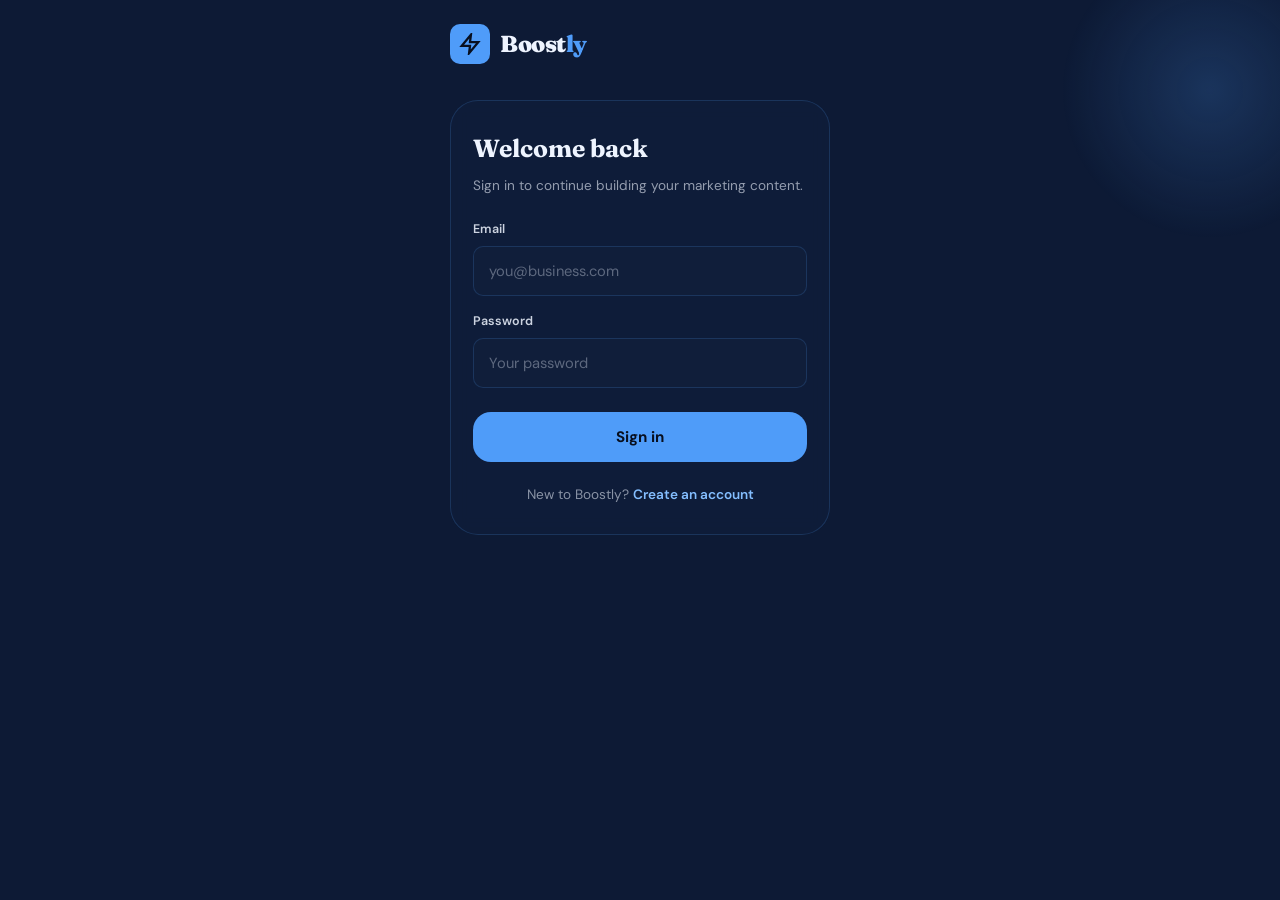
<file: signin.html>
<!DOCTYPE html>
<html lang="en">
<head>
  <meta charset="UTF-8" />
  <meta name="viewport" content="width=device-width, initial-scale=1.0, viewport-fit=cover" />
  <meta name="theme-color" content="#0d1a35" />
  <title>Sign in — Boostly</title>
  <link href="https://fonts.googleapis.com/css2?family=Fraunces:wght@700;900&family=DM+Sans:wght@400;500;600&display=swap" rel="stylesheet" />
  <link rel="stylesheet" href="css/shared.css" />
</head>
<body>
  <div class="auth-page">
    <div class="container">
      <a href="signin.html" class="auth-logo">
        <div class="auth-logo__mark" aria-hidden="true">
          <svg width="22" height="22" viewBox="0 0 24 24" fill="none" stroke="#080f1f" stroke-width="2.5"><path d="M13 2L3 14h9l-1 8 10-12h-9l1-8z"/></svg>
        </div>
        <span class="auth-logo__name">Boost<span>ly</span></span>
      </a>

      <div class="auth-card">
        <h1>Welcome back</h1>
        <p class="auth-card__sub">Sign in to continue building your marketing content.</p>

        <div class="auth-error" id="auth-error" role="alert"></div>

        <form id="form-signin" action="index.html" method="get" novalidate>
          <div class="auth-field">
            <label for="input-email">Email</label>
            <input id="input-email" type="email" placeholder="you@business.com" autocomplete="email" required />
          </div>
          <div class="auth-field">
            <label for="input-password">Password</label>
            <input id="input-password" type="password" placeholder="Your password" autocomplete="current-password" required />
          </div>
          <button type="submit" class="auth-btn" id="btn-signin">Sign in</button>
        </form>

        <p class="auth-footer">New to Boostly? <a href="signup.html">Create an account</a></p>
      </div>
    </div>
  </div>
  <script src="auth.js"></script>
</body>
</html>
</file>
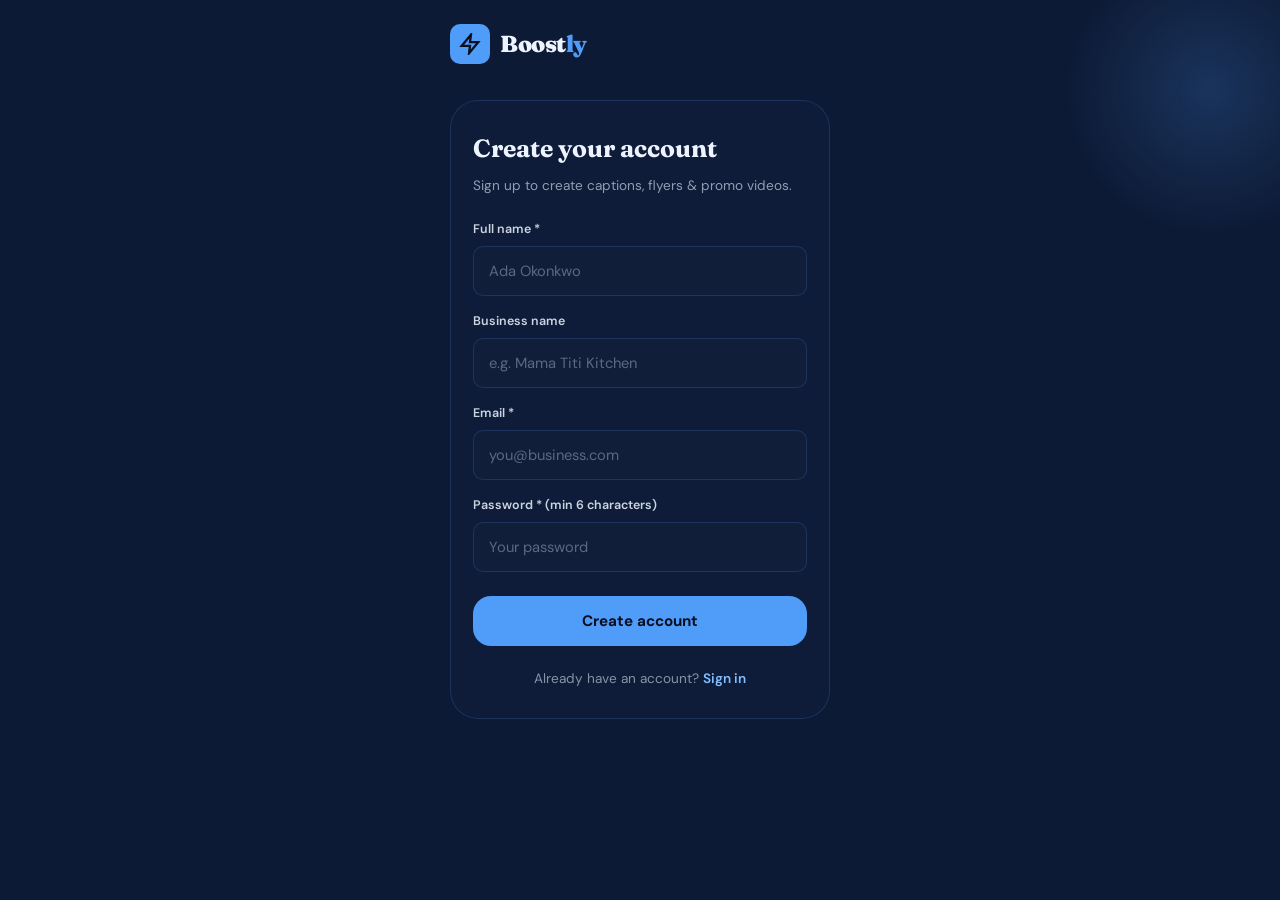
<file: signup.html>
<!DOCTYPE html>
<html lang="en">
<head>
  <meta charset="UTF-8" />
  <meta name="viewport" content="width=device-width, initial-scale=1.0, viewport-fit=cover" />
  <meta name="theme-color" content="#0d1a35" />
  <title>Sign up — Boostly</title>
  <link href="https://fonts.googleapis.com/css2?family=Fraunces:wght@700;900&family=DM+Sans:wght@400;500;600&display=swap" rel="stylesheet" />
  <link rel="stylesheet" href="css/shared.css" />
</head>
<body>
  <div class="auth-page">
    <div class="container">
      <a href="signin.html" class="auth-logo">
        <div class="auth-logo__mark" aria-hidden="true">
          <svg width="22" height="22" viewBox="0 0 24 24" fill="none" stroke="#080f1f" stroke-width="2.5"><path d="M13 2L3 14h9l-1 8 10-12h-9l1-8z"/></svg>
        </div>
        <span class="auth-logo__name">Boost<span>ly</span></span>
      </a>

      <div class="auth-card">
        <h1>Create your account</h1>
        <p class="auth-card__sub">Sign up to create captions, flyers &amp; promo videos.</p>

        <div class="auth-error" id="auth-error" role="alert"></div>

        <form id="form-signup" action="index.html" method="get" novalidate>
          <div class="auth-field">
            <label for="input-name">Full name *</label>
            <input id="input-name" type="text" placeholder="Ada Okonkwo" autocomplete="name" required />
          </div>
          <div class="auth-field">
            <label for="input-business">Business name</label>
            <input id="input-business" type="text" placeholder="e.g. Mama Titi Kitchen" autocomplete="organization" />
          </div>
          <div class="auth-field">
            <label for="input-email">Email *</label>
            <input id="input-email" type="email" placeholder="you@business.com" autocomplete="email" required />
          </div>
          <div class="auth-field">
            <label for="input-password">Password * (min 6 characters)</label>
            <input id="input-password" type="password" placeholder="Your password" autocomplete="new-password" required minlength="6" />
          </div>
          <button type="submit" class="auth-btn" id="btn-signup">Create account</button>
        </form>

        <p class="auth-footer">Already have an account? <a href="signin.html">Sign in</a></p>
      </div>
    </div>
  </div>
  <script src="auth.js"></script>
</body>
</html>
</file>
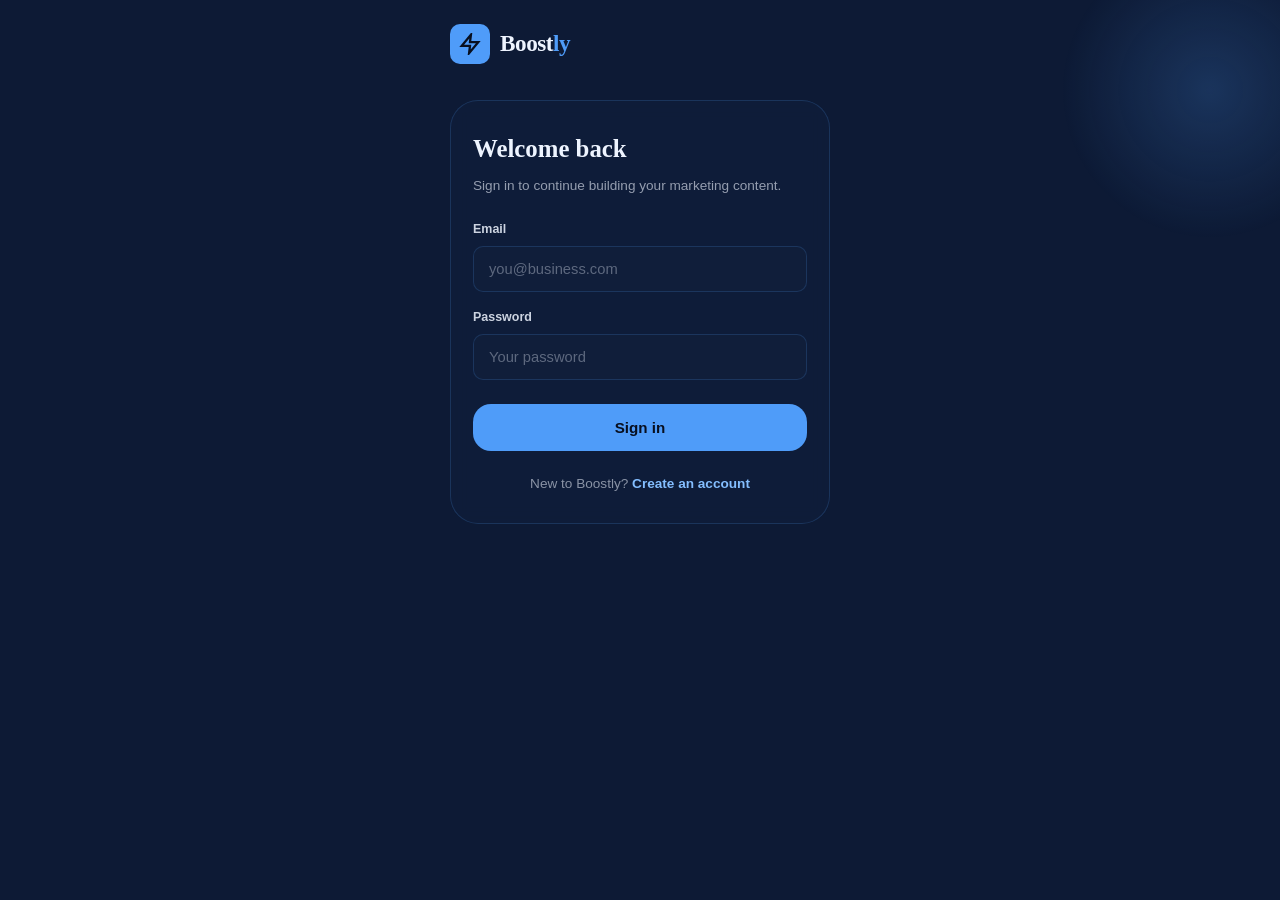
<file: android/app/src/main/assets/www/signin.html>
<!DOCTYPE html>
<html lang="en">
<head>
  <meta charset="UTF-8" />
  <meta name="viewport" content="width=device-width, initial-scale=1.0, viewport-fit=cover" />
  <meta name="theme-color" content="#0d1a35" />
  <title>Sign in — Boostly</title>
  <link rel="stylesheet" href="css/shared.css" />
</head>
<body>
  <div class="auth-page">
    <div class="container">
      <a href="signin.html" class="auth-logo">
        <div class="auth-logo__mark" aria-hidden="true">
          <svg width="22" height="22" viewBox="0 0 24 24" fill="none" stroke="#080f1f" stroke-width="2.5"><path d="M13 2L3 14h9l-1 8 10-12h-9l1-8z"/></svg>
        </div>
        <span class="auth-logo__name">Boost<span>ly</span></span>
      </a>

      <div class="auth-card">
        <h1>Welcome back</h1>
        <p class="auth-card__sub">Sign in to continue building your marketing content.</p>

        <div class="auth-error" id="auth-error" role="alert"></div>

        <form id="form-signin" action="index.html" method="get" novalidate>
          <div class="auth-field">
            <label for="input-email">Email</label>
            <input id="input-email" type="email" placeholder="you@business.com" autocomplete="email" required />
          </div>
          <div class="auth-field">
            <label for="input-password">Password</label>
            <input id="input-password" type="password" placeholder="Your password" autocomplete="current-password" required />
          </div>
          <button type="submit" class="auth-btn" id="btn-signin">Sign in</button>
        </form>

        <p class="auth-footer">New to Boostly? <a href="signup.html">Create an account</a></p>
      </div>
    </div>
  </div>
  <script src="auth.js"></script>
</body>
</html>
</file>
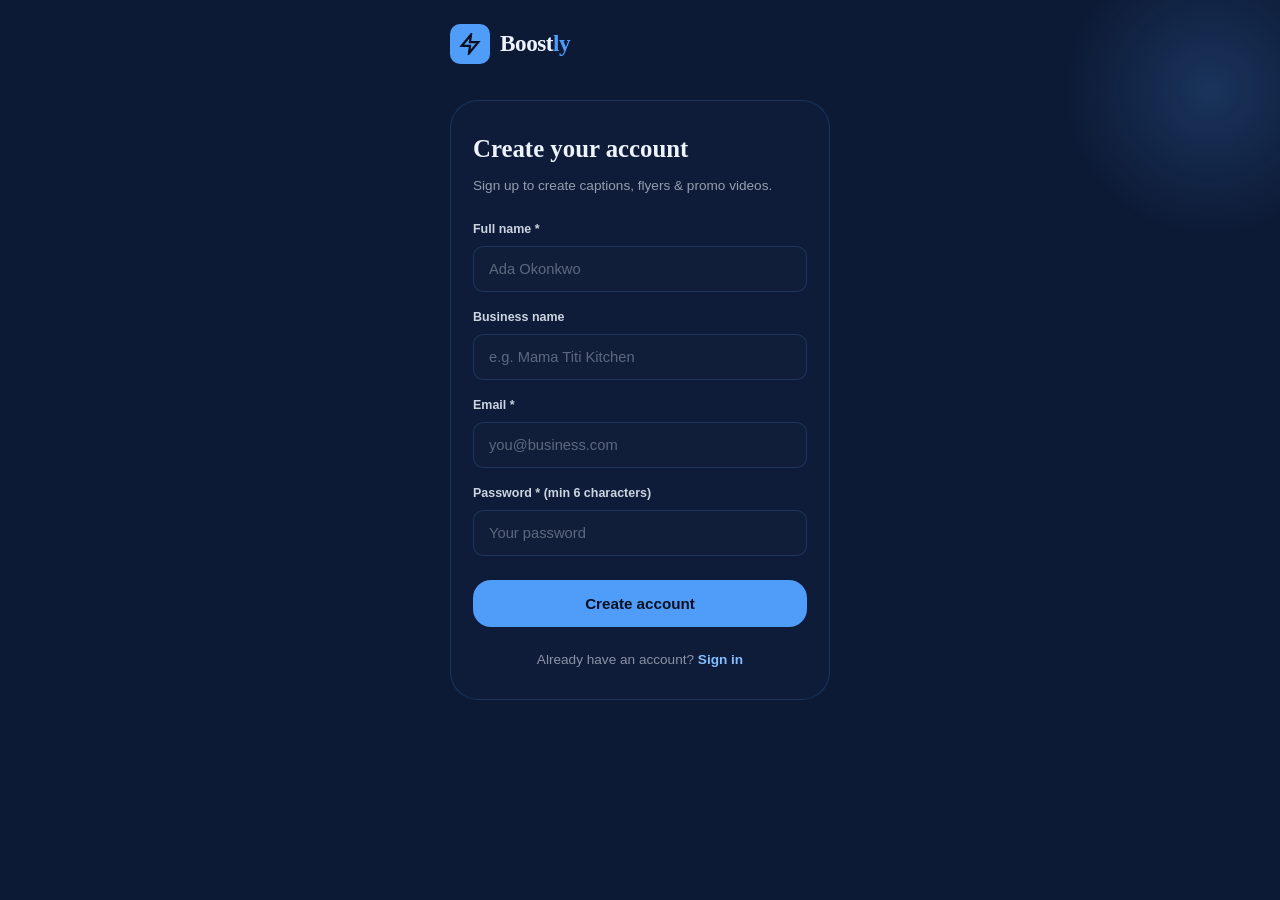
<file: android/app/src/main/assets/www/signup.html>
<!DOCTYPE html>
<html lang="en">
<head>
  <meta charset="UTF-8" />
  <meta name="viewport" content="width=device-width, initial-scale=1.0, viewport-fit=cover" />
  <meta name="theme-color" content="#0d1a35" />
  <title>Sign up — Boostly</title>
  <link rel="stylesheet" href="css/shared.css" />
</head>
<body>
  <div class="auth-page">
    <div class="container">
      <a href="signin.html" class="auth-logo">
        <div class="auth-logo__mark" aria-hidden="true">
          <svg width="22" height="22" viewBox="0 0 24 24" fill="none" stroke="#080f1f" stroke-width="2.5"><path d="M13 2L3 14h9l-1 8 10-12h-9l1-8z"/></svg>
        </div>
        <span class="auth-logo__name">Boost<span>ly</span></span>
      </a>

      <div class="auth-card">
        <h1>Create your account</h1>
        <p class="auth-card__sub">Sign up to create captions, flyers &amp; promo videos.</p>

        <div class="auth-error" id="auth-error" role="alert"></div>

        <form id="form-signup" action="index.html" method="get" novalidate>
          <div class="auth-field">
            <label for="input-name">Full name *</label>
            <input id="input-name" type="text" placeholder="Ada Okonkwo" autocomplete="name" required />
          </div>
          <div class="auth-field">
            <label for="input-business">Business name</label>
            <input id="input-business" type="text" placeholder="e.g. Mama Titi Kitchen" autocomplete="organization" />
          </div>
          <div class="auth-field">
            <label for="input-email">Email *</label>
            <input id="input-email" type="email" placeholder="you@business.com" autocomplete="email" required />
          </div>
          <div class="auth-field">
            <label for="input-password">Password * (min 6 characters)</label>
            <input id="input-password" type="password" placeholder="Your password" autocomplete="new-password" required minlength="6" />
          </div>
          <button type="submit" class="auth-btn" id="btn-signup">Create account</button>
        </form>

        <p class="auth-footer">Already have an account? <a href="signin.html">Sign in</a></p>
      </div>
    </div>
  </div>
  <script src="auth.js"></script>
</body>
</html>
</file>
<file: css/shared.css>
/* Boostly shared tokens + auth + wizard */
:root {
  --ink:        #080f1f;
  --forest:     #0d1a35;
  --forest-mid: #152847;
  --leaf:       #1e3f72;
  --amber:      #4f9cf9;
  --amber-lite: #84beff;
  --cream:      #eef4ff;
  --card-bg:    #101e3a;
  --border:     rgba(79,156,249,.18);
  --radius-sm:  10px;
  --radius-md:  18px;
  --radius-lg:  28px;
  --t-fast:     .18s ease;
}

*, *::before, *::after { box-sizing: border-box; margin: 0; padding: 0; }
html { -webkit-text-size-adjust: 100%; }
body {
  font-family: 'DM Sans', sans-serif;
  background: var(--forest);
  color: var(--cream);
  line-height: 1.6;
  min-height: 100dvh;
}
a { color: inherit; text-decoration: none; }
button, input, textarea, select { font-family: inherit; font-size: inherit; }

.sr-only {
  position: absolute; width: 1px; height: 1px;
  overflow: hidden; clip: rect(0,0,0,0); white-space: nowrap;
}

.container {
  width: 100%;
  max-width: 420px;
  margin-inline: auto;
  padding-inline: 20px;
}

/* Auth pages */
.auth-page {
  min-height: 100dvh;
  display: flex;
  flex-direction: column;
  padding: 24px 0 32px;
}
.auth-page::before {
  content: '';
  position: fixed;
  width: 300px; height: 300px;
  background: radial-gradient(circle, rgba(79,156,249,.2) 0%, transparent 70%);
  top: -60px; right: -80px;
  pointer-events: none;
}
.auth-logo {
  display: flex; align-items: center; gap: 10px;
  margin-bottom: 36px;
}
.auth-logo__mark {
  width: 40px; height: 40px;
  background: var(--amber);
  border-radius: 10px;
  display: grid; place-items: center;
}
.auth-logo__name {
  font-family: 'Fraunces', Georgia, serif;
  font-weight: 900;
  font-size: 1.45rem;
  letter-spacing: -.02em;
}
.auth-logo__name span { color: var(--amber); }
.auth-card {
  background: rgba(16,30,58,.85);
  border: 1px solid var(--border);
  border-radius: var(--radius-lg);
  padding: 28px 22px;
  backdrop-filter: blur(8px);
}
.auth-card h1 {
  font-family: 'Fraunces', Georgia, serif;
  font-size: 1.55rem;
  font-weight: 700;
  margin-bottom: 6px;
}
.auth-card__sub {
  font-size: .85rem;
  color: rgba(238,244,255,.6);
  margin-bottom: 24px;
}
.auth-field { margin-bottom: 16px; }
.auth-field label {
  display: block;
  font-size: .78rem;
  font-weight: 600;
  margin-bottom: 6px;
  color: rgba(238,244,255,.85);
}
.auth-field input {
  width: 100%;
  background: var(--card-bg);
  border: 1px solid var(--border);
  border-radius: var(--radius-sm);
  padding: 14px 15px;
  color: var(--cream);
  font-size: .92rem;
  outline: none;
}
.auth-field input:focus {
  border-color: var(--amber);
  box-shadow: 0 0 0 3px rgba(79,156,249,.15);
}
.auth-field input::placeholder { color: rgba(238,244,255,.35); }
.auth-btn {
  width: 100%;
  background: var(--amber);
  color: var(--ink);
  font-weight: 700;
  font-size: .95rem;
  border: none;
  border-radius: var(--radius-md);
  padding: 15px 20px;
  cursor: pointer;
  margin-top: 8px;
  transition: background var(--t-fast);
}
.auth-btn:hover { background: var(--amber-lite); }
.auth-btn:disabled { opacity: .65; cursor: not-allowed; }
.auth-footer {
  text-align: center;
  margin-top: 22px;
  font-size: .85rem;
  color: rgba(238,244,255,.55);
}
.auth-footer a { color: var(--amber-lite); font-weight: 600; }
.auth-error {
  background: rgba(239,68,68,.12);
  border: 1px solid rgba(239,68,68,.35);
  color: #fca5a5;
  font-size: .82rem;
  padding: 10px 12px;
  border-radius: var(--radius-sm);
  margin-bottom: 16px;
  display: none;
}
.auth-error.visible { display: block; }
.auth-store-badge {
  display: flex; align-items: center; justify-content: center; gap: 8px;
  margin-top: auto;
  padding-top: 32px;
  font-size: .75rem;
  color: rgba(238,244,255,.4);
}
</file>
<file: android/app/src/main/assets/www/css/shared.css>
/* Boostly shared tokens + auth + wizard */
:root {
  --ink:        #080f1f;
  --forest:     #0d1a35;
  --forest-mid: #152847;
  --leaf:       #1e3f72;
  --amber:      #4f9cf9;
  --amber-lite: #84beff;
  --cream:      #eef4ff;
  --card-bg:    #101e3a;
  --border:     rgba(79,156,249,.18);
  --radius-sm:  10px;
  --radius-md:  18px;
  --radius-lg:  28px;
  --t-fast:     .18s ease;
}

*, *::before, *::after { box-sizing: border-box; margin: 0; padding: 0; }
html { -webkit-text-size-adjust: 100%; }
body {
  font-family: 'DM Sans', sans-serif;
  background: var(--forest);
  color: var(--cream);
  line-height: 1.6;
  min-height: 100dvh;
}
a { color: inherit; text-decoration: none; }
button, input, textarea, select { font-family: inherit; font-size: inherit; }

.sr-only {
  position: absolute; width: 1px; height: 1px;
  overflow: hidden; clip: rect(0,0,0,0); white-space: nowrap;
}

.container {
  width: 100%;
  max-width: 420px;
  margin-inline: auto;
  padding-inline: 20px;
}

/* Auth pages */
.auth-page {
  min-height: 100dvh;
  display: flex;
  flex-direction: column;
  padding: 24px 0 32px;
}
.auth-page::before {
  content: '';
  position: fixed;
  width: 300px; height: 300px;
  background: radial-gradient(circle, rgba(79,156,249,.2) 0%, transparent 70%);
  top: -60px; right: -80px;
  pointer-events: none;
}
.auth-logo {
  display: flex; align-items: center; gap: 10px;
  margin-bottom: 36px;
}
.auth-logo__mark {
  width: 40px; height: 40px;
  background: var(--amber);
  border-radius: 10px;
  display: grid; place-items: center;
}
.auth-logo__name {
  font-family: 'Fraunces', Georgia, serif;
  font-weight: 900;
  font-size: 1.45rem;
  letter-spacing: -.02em;
}
.auth-logo__name span { color: var(--amber); }
.auth-card {
  background: rgba(16,30,58,.85);
  border: 1px solid var(--border);
  border-radius: var(--radius-lg);
  padding: 28px 22px;
  backdrop-filter: blur(8px);
}
.auth-card h1 {
  font-family: 'Fraunces', Georgia, serif;
  font-size: 1.55rem;
  font-weight: 700;
  margin-bottom: 6px;
}
.auth-card__sub {
  font-size: .85rem;
  color: rgba(238,244,255,.6);
  margin-bottom: 24px;
}
.auth-field { margin-bottom: 16px; }
.auth-field label {
  display: block;
  font-size: .78rem;
  font-weight: 600;
  margin-bottom: 6px;
  color: rgba(238,244,255,.85);
}
.auth-field input {
  width: 100%;
  background: var(--card-bg);
  border: 1px solid var(--border);
  border-radius: var(--radius-sm);
  padding: 14px 15px;
  color: var(--cream);
  font-size: .92rem;
  outline: none;
}
.auth-field input:focus {
  border-color: var(--amber);
  box-shadow: 0 0 0 3px rgba(79,156,249,.15);
}
.auth-field input::placeholder { color: rgba(238,244,255,.35); }
.auth-btn {
  width: 100%;
  background: var(--amber);
  color: var(--ink);
  font-weight: 700;
  font-size: .95rem;
  border: none;
  border-radius: var(--radius-md);
  padding: 15px 20px;
  cursor: pointer;
  margin-top: 8px;
  transition: background var(--t-fast);
}
.auth-btn:hover { background: var(--amber-lite); }
.auth-btn:disabled { opacity: .65; cursor: not-allowed; }
.auth-footer {
  text-align: center;
  margin-top: 22px;
  font-size: .85rem;
  color: rgba(238,244,255,.55);
}
.auth-footer a { color: var(--amber-lite); font-weight: 600; }
.auth-error {
  background: rgba(239,68,68,.12);
  border: 1px solid rgba(239,68,68,.35);
  color: #fca5a5;
  font-size: .82rem;
  padding: 10px 12px;
  border-radius: var(--radius-sm);
  margin-bottom: 16px;
  display: none;
}
.auth-error.visible { display: block; }
.auth-store-badge {
  display: flex; align-items: center; justify-content: center; gap: 8px;
  margin-top: auto;
  padding-top: 32px;
  font-size: .75rem;
  color: rgba(238,244,255,.4);
}
</file>
